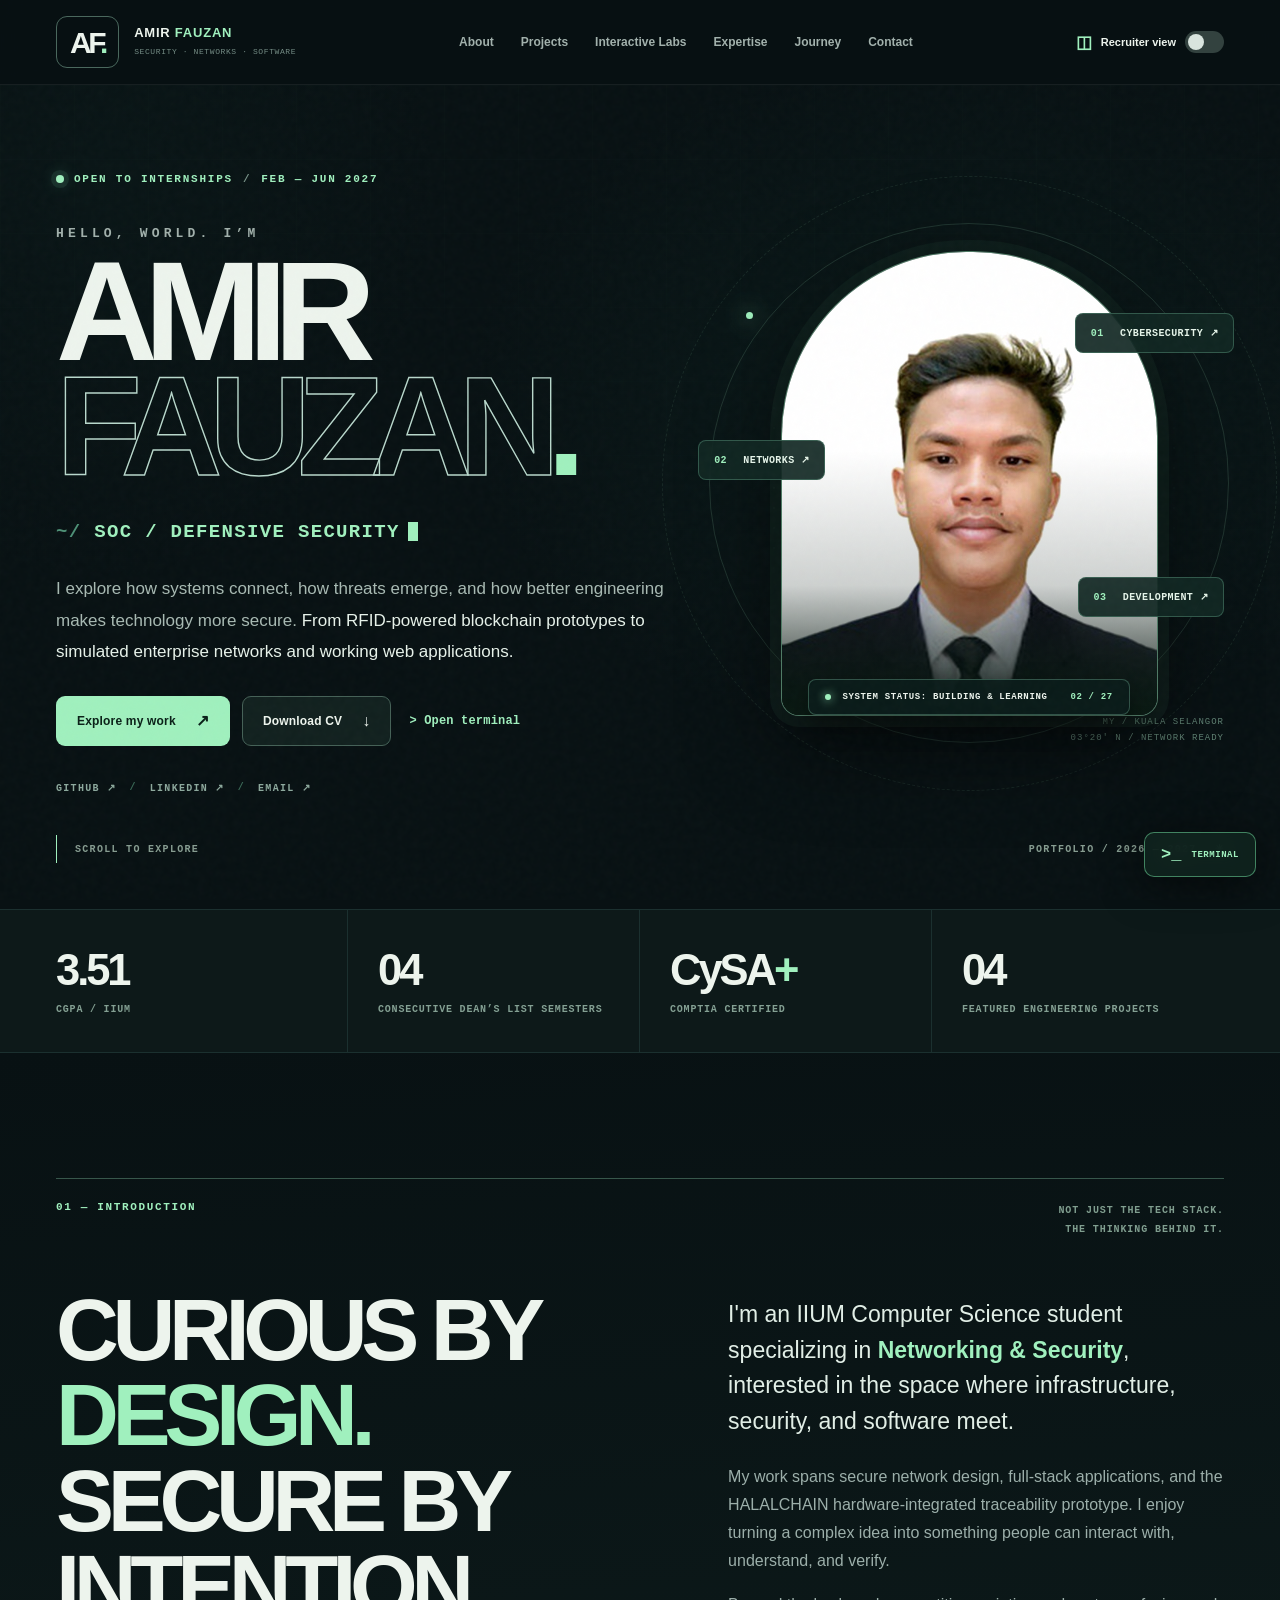
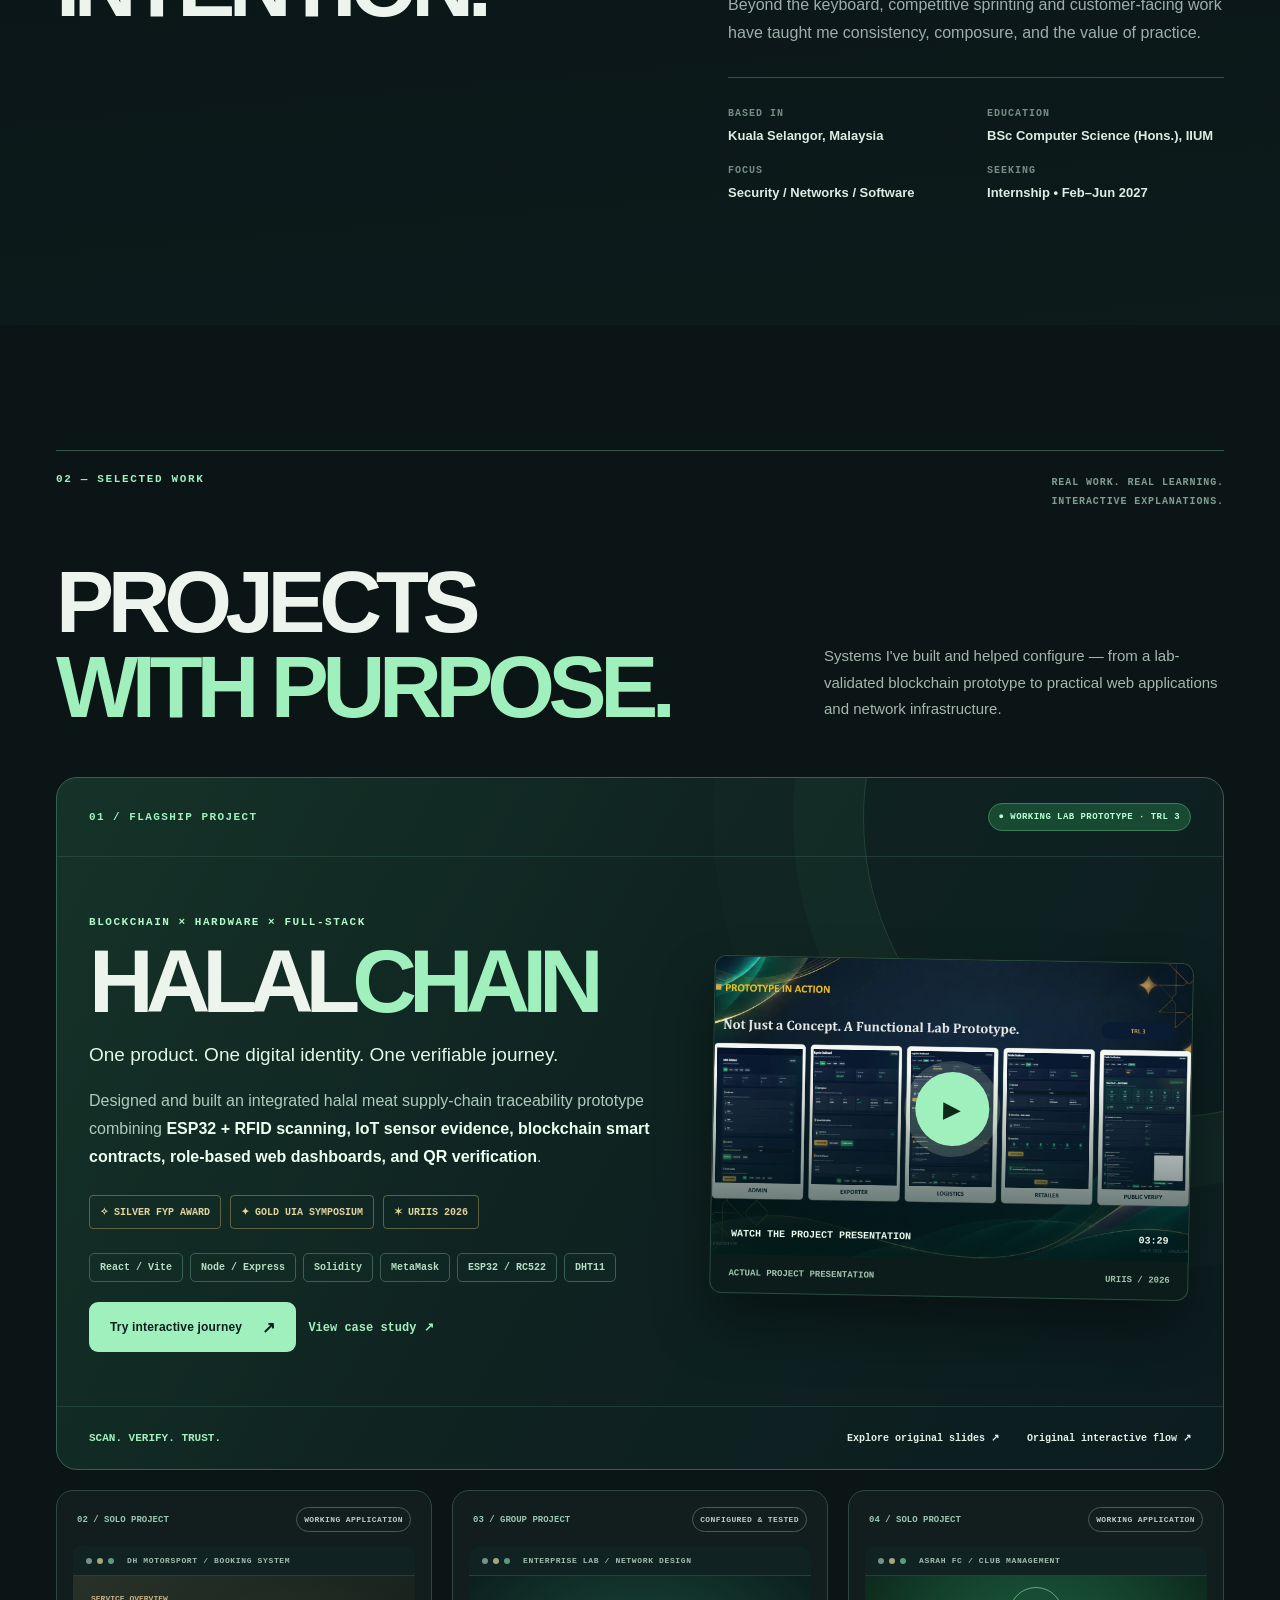
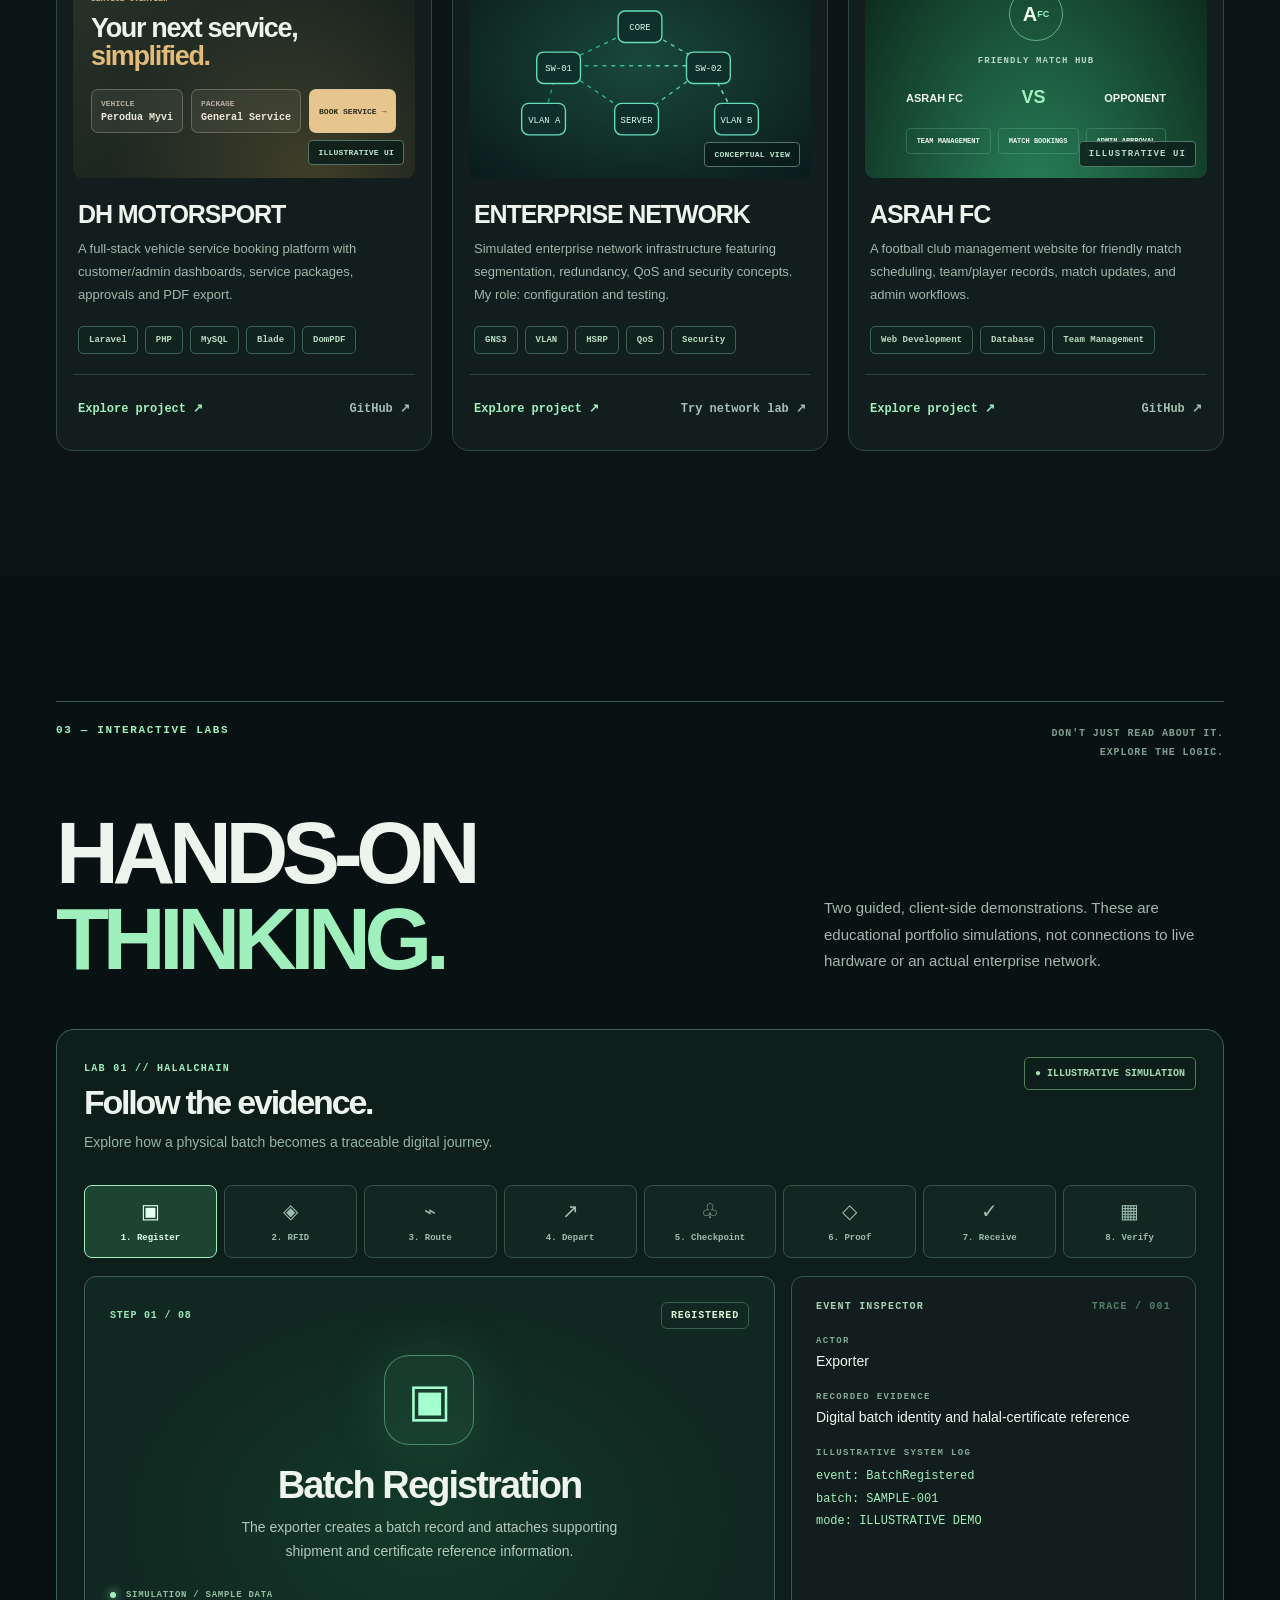
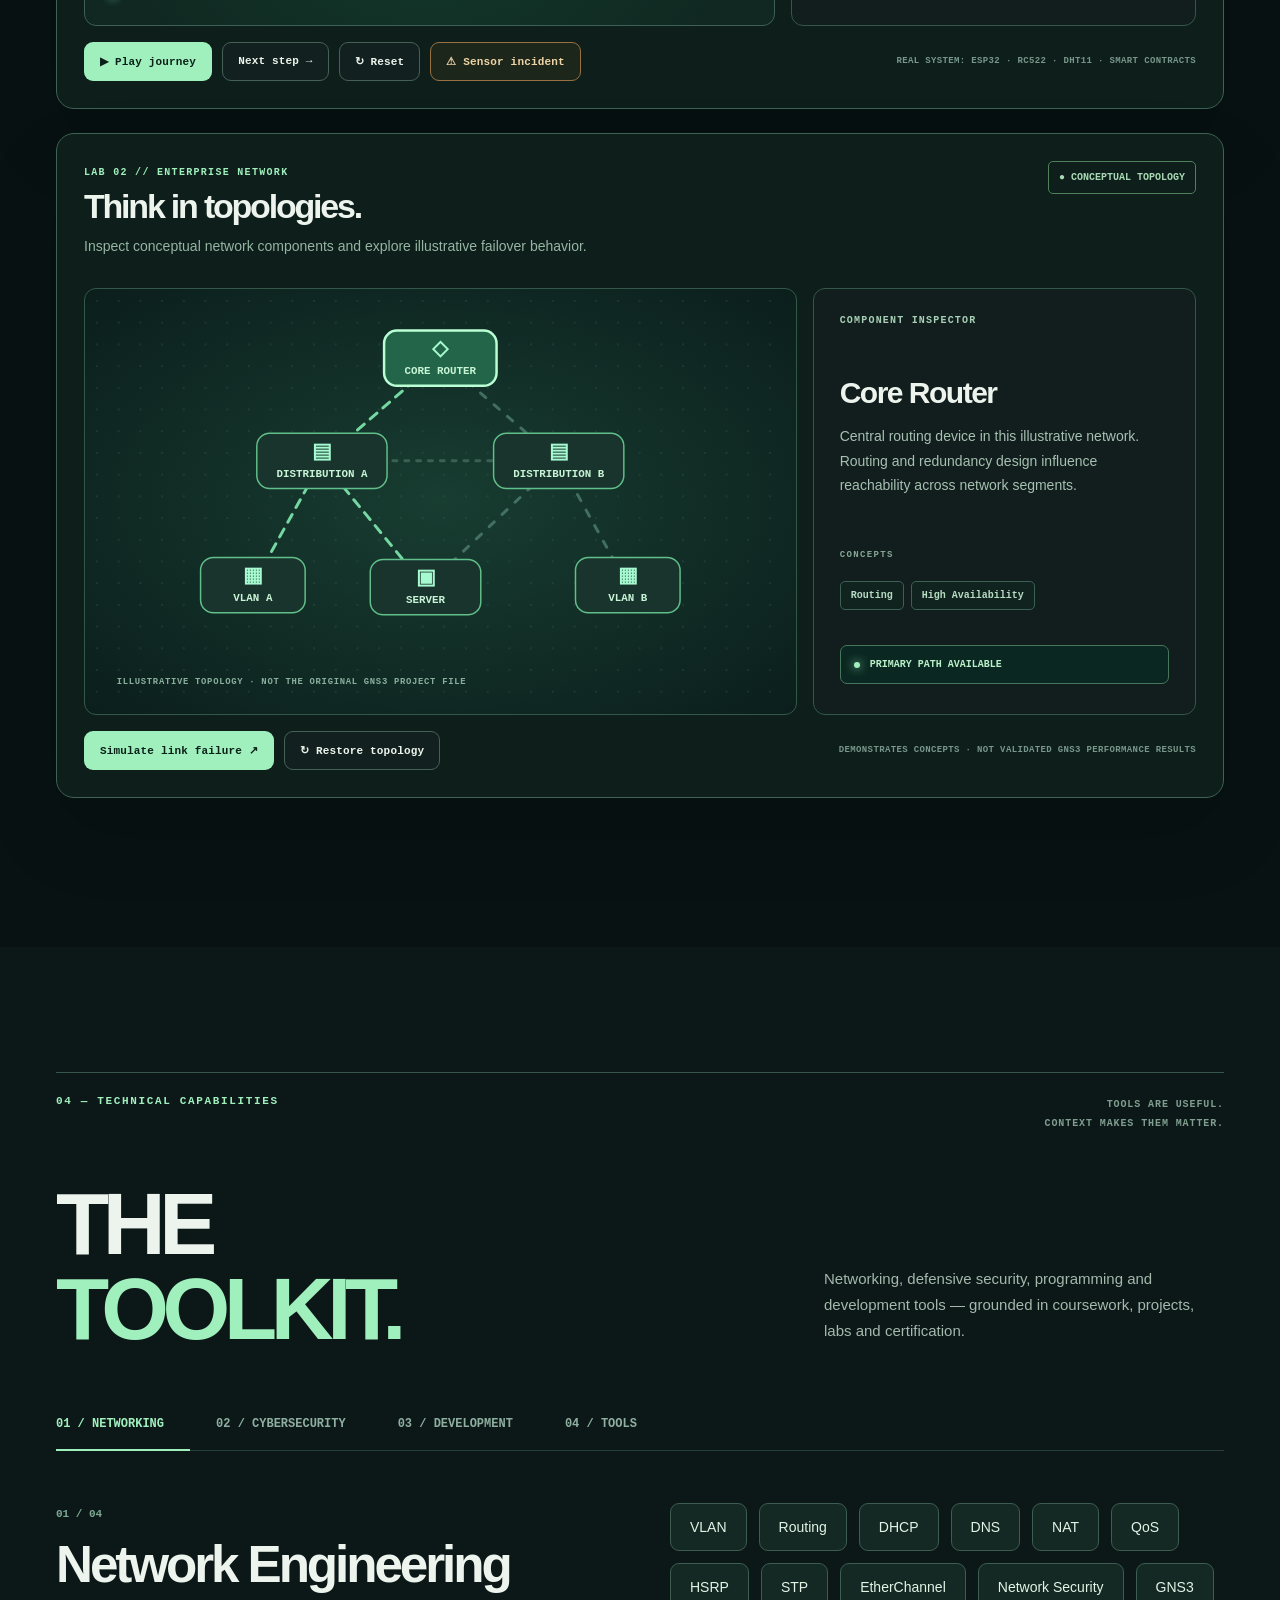
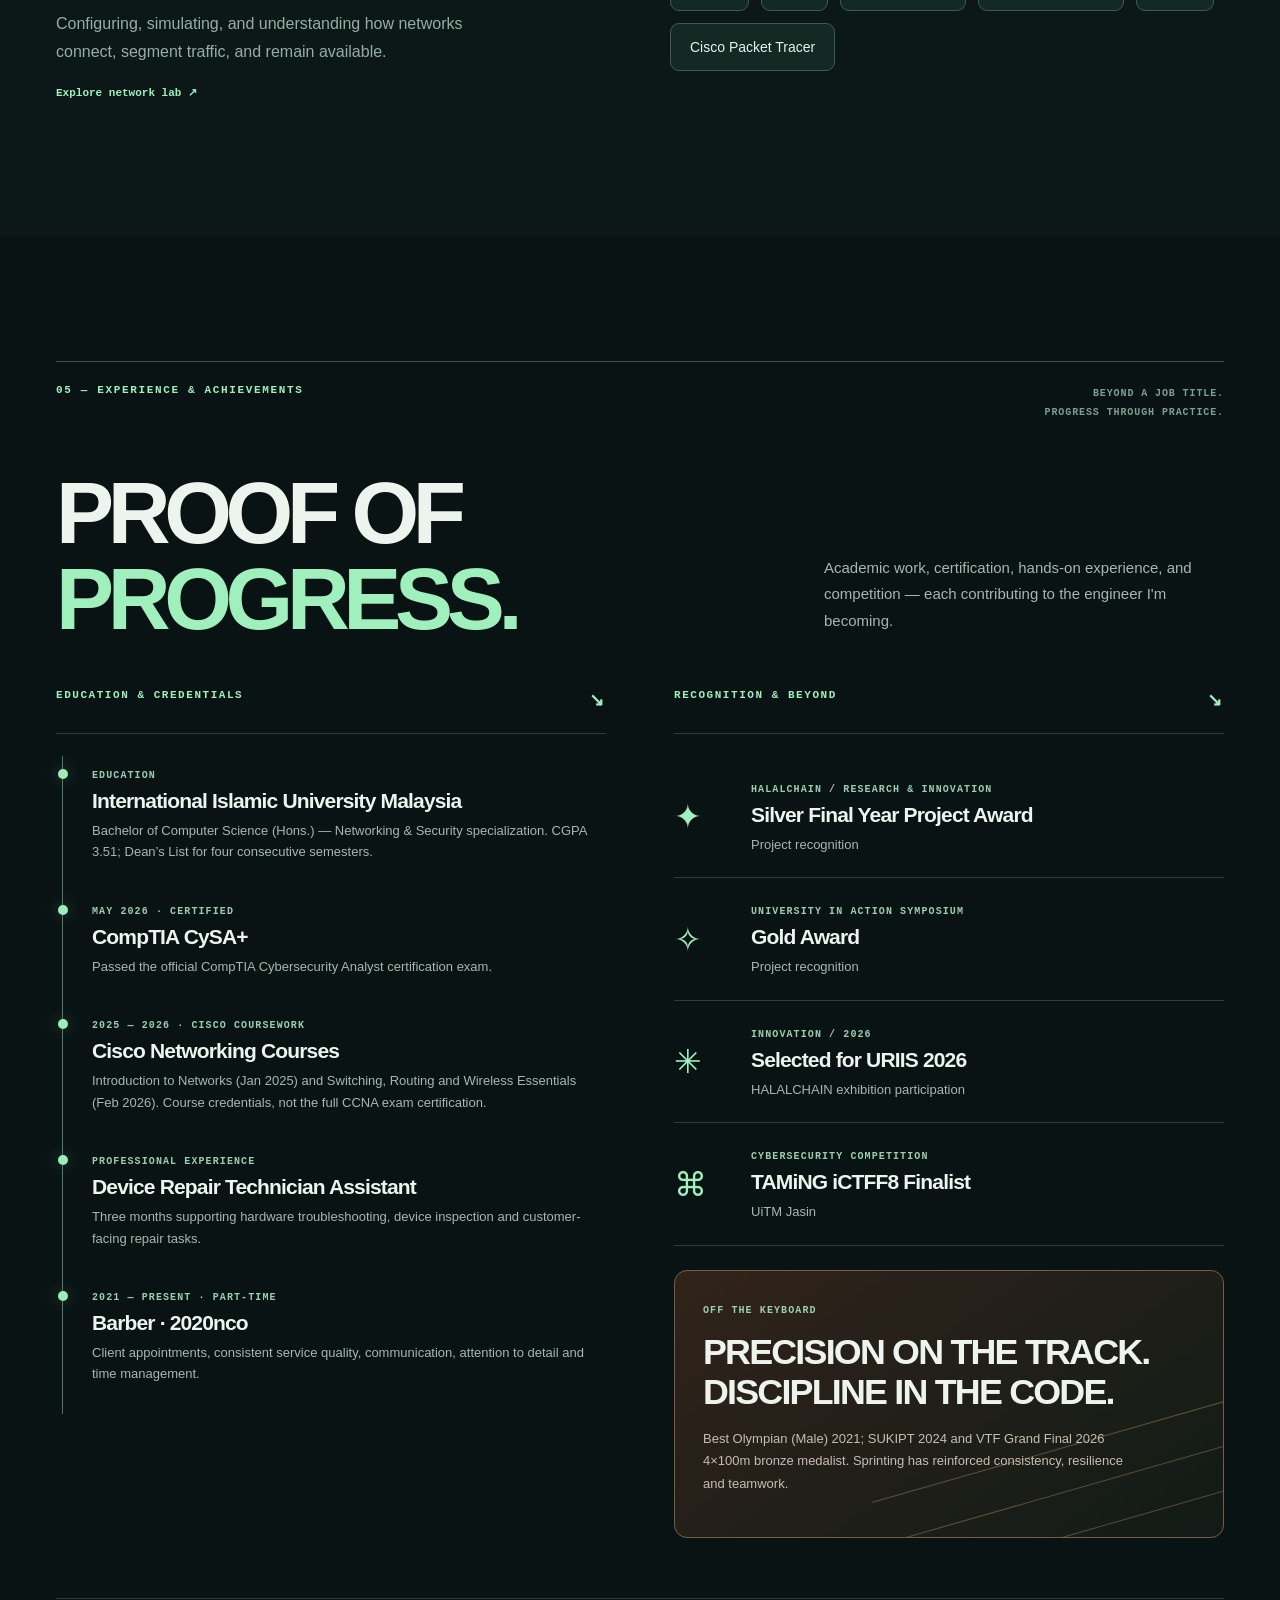
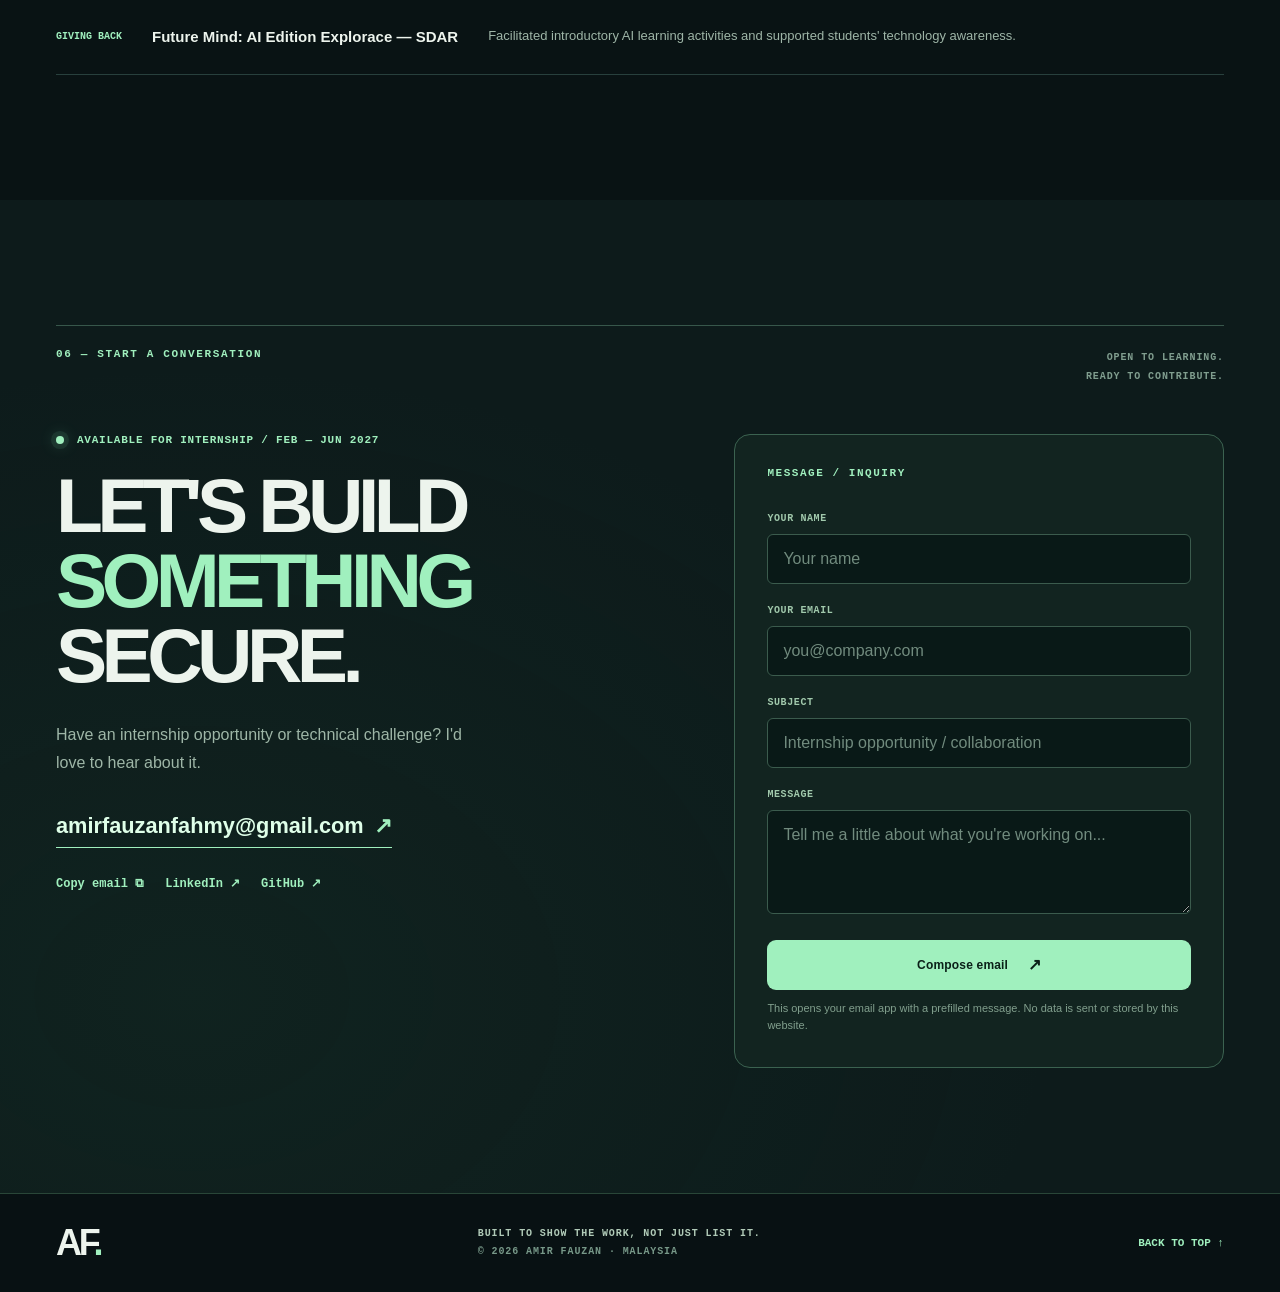
<file: index.html>
<!doctype html>
<html lang="en">
<head>
  <meta charset="utf-8">
  <meta name="viewport" content="width=device-width, initial-scale=1">
  <meta name="theme-color" content="#081113">
  <meta name="description" content="Meet Amir Fauzan — IIUM Networking & Security student, CompTIA CySA+ certified, and builder of HALALCHAIN, web applications, and enterprise network simulations. Available for internships February–June 2027.">
  <meta property="og:title" content="Amir Fauzan — Security, Networks & Systems">
  <meta property="og:description" content="Explore real projects, a working prototype, interactive network simulations, and the person behind the systems.">
  <meta property="og:type" content="website">
  <title>Amir Fauzan — Securing Networks. Building What Comes Next.</title>
  <link rel="icon" type="image/svg+xml" href="assets/img/favicon.svg">
  <link rel="stylesheet" href="assets/style.css">
  <script defer src="assets/app.js"></script>
</head>
<body>
  <a class="skip-link" href="#main">Skip to content</a>
  <div class="noise" aria-hidden="true"></div>
  <div class="page-progress" id="pageProgress" aria-hidden="true"></div>

  <header class="site-header" id="siteHeader">
    <nav class="nav shell" aria-label="Main navigation">
      <a class="brand" href="#home" aria-label="Amir Fauzan — Home"><span class="brand-mark">AF<span class="brand-dot">.</span></span><span class="brand-label">AMIR <strong>FAUZAN</strong><small>SECURITY · NETWORKS · SOFTWARE</small></span></a>
      <div class="nav-links" id="navLinks">
        <a href="#about">About</a><a href="#projects">Projects</a><a href="#labs">Interactive Labs</a><a href="#expertise">Expertise</a><a href="#journey">Journey</a><a href="#contact">Contact</a>
      </div>
      <div class="nav-actions">
        <label class="mode-switch" title="Switch between Immersive and Recruiter views"><input id="recruiterToggle" type="checkbox"><span class="mode-icon" aria-hidden="true">◫</span><span id="modeLabel">Recruiter view</span><span class="switch-track"><span></span></span></label>
        <button class="nav-mobile" id="menuToggle" aria-controls="navLinks" aria-expanded="false" aria-label="Toggle menu"><span></span><span></span><span></span></button>
      </div>
    </nav>
  </header>

  <main id="main">
    <section class="hero section" id="home" aria-labelledby="heroTitle">
      <div class="hero-grid shell">
        <div class="hero-copy">
          <div class="eyebrow"><span class="status-pulse" aria-hidden="true"></span> OPEN TO INTERNSHIPS <span class="eyebrow-divider">/</span> FEB — JUN 2027</div>
          <p class="hero-overline">HELLO, WORLD. I’M</p>
          <h1 id="heroTitle">AMIR<br><span class="outlined-heading">FAUZAN<span class="electric-dot">.</span></span></h1>
          <div class="hero-role"><span class="prompt-char">~/</span> <span id="roleText" aria-live="off">NETWORKING & CYBERSECURITY</span><span class="cursor-block" aria-hidden="true"></span></div>
          <p class="hero-description">I explore how systems connect, how threats emerge, and how better engineering makes technology more secure. <strong>From RFID-powered blockchain prototypes to simulated enterprise networks and working web applications.</strong></p>
          <div class="hero-ctas">
            <a class="btn btn-primary" href="#projects">Explore my work <span aria-hidden="true">↗</span></a>
            <a class="btn btn-secondary" href="assets/media/amir-fauzan-resume.pdf" download>Download CV <span aria-hidden="true">↓</span></a>
            <button class="btn btn-ghost" type="button" id="heroTerminal">&gt; Open terminal</button>
          </div>
          <div class="hero-socials"><a href="https://github.com/amirfauzanfahmy" target="_blank" rel="noopener noreferrer">GITHUB ↗</a><span>/</span><a href="https://www.linkedin.com/in/amir-fauzan-377a61308/" target="_blank" rel="noopener noreferrer">LINKEDIN ↗</a><span>/</span><a href="mailto:amirfauzanfahmy@gmail.com">EMAIL ↗</a></div>
        </div>
        <div class="hero-visual" aria-label="Portrait of Amir Fauzan with connected technical specialties">
          <div class="visual-dots" aria-hidden="true"></div>
          <div class="hero-ring hero-ring-one" aria-hidden="true"></div><div class="hero-ring hero-ring-two" aria-hidden="true"></div>
          <div class="portrait-frame"><img src="assets/img/amir-portrait.jpg" alt="Amir Fauzan, portrait from his resume" width="488" height="650"><div class="portrait-overlay"></div></div>
          <div class="portrait-caption"><span class="mini-terminal-dot"></span> SYSTEM STATUS: BUILDING & LEARNING <span>02 / 27</span></div>
          <a class="orbit-tag orbit-tag-one" href="#expertise"><span>01</span> CYBERSECURITY ↗</a>
          <a class="orbit-tag orbit-tag-two" href="#labs"><span>02</span> NETWORKS ↗</a>
          <a class="orbit-tag orbit-tag-three" href="#projects"><span>03</span> DEVELOPMENT ↗</a>
          <div class="floating-coordinate" aria-hidden="true">MY / KUALA SELANGOR<br>03°20′ N / NETWORK READY</div>
        </div>
      </div>
      <div class="hero-bottom shell"><div><span class="scroll-stroke" aria-hidden="true"></span> SCROLL TO EXPLORE</div><div class="hero-index">PORTFOLIO / 2026 — 2027 <span class="cross">✳</span></div></div>
    </section>

    <section class="metrics-wrap" aria-label="Career highlights"><div class="shell metrics">
      <div class="metric"><span class="metric-value">3.51</span><span class="metric-label">CGPA / IIUM</span></div>
      <div class="metric"><span class="metric-value">04</span><span class="metric-label">CONSECUTIVE DEAN’S LIST SEMESTERS</span></div>
      <div class="metric"><span class="metric-value">CySA<span class="metric-plus">+</span></span><span class="metric-label">COMPTIA CERTIFIED</span></div>
      <div class="metric"><span class="metric-value">04</span><span class="metric-label">FEATURED ENGINEERING PROJECTS</span></div>
    </div></section>

    <section class="recruiter-panel section" id="recruiterPanel" hidden><div class="shell"><div class="section-top"><div class="section-index">RECRUITER VIEW / QUICK SUMMARY</div></div><h2 class="section-title">THE <em>ONE-MINUTE</em> VIEW.</h2><div class="recruiter-grid"><div><span>WHO</span><strong>Amir Fauzan</strong><p>IIUM Computer Science (Hons.) · Networking & Security · CGPA 3.51</p></div><div><span>WHY HIRE</span><strong>Building + Configuration + Testing</strong><p>Solo full-stack apps, hardware-integrated blockchain prototype, completed group GNS3 network configuration/testing.</p></div><div><span>VERIFIED CREDENTIAL</span><strong>CompTIA CySA+</strong><p>Passed official certification examination.</p></div><div><span>AVAILABILITY</span><strong>February–June 2027</strong><p>Internship opportunities in security, networking, infrastructure and software.</p></div></div><div class="action-row"><a class="btn btn-primary" href="assets/media/amir-fauzan-resume.pdf" download>Download resume ↓</a><a class="btn btn-secondary" href="mailto:amirfauzanfahmy@gmail.com">Contact Amir ↗</a></div></div></section>

    <section class="section about" id="about"><div class="shell">
      <div class="section-top"><div class="section-index">01 — INTRODUCTION</div><p class="section-aside">NOT JUST THE TECH STACK.<br>THE THINKING BEHIND IT.</p></div>
      <div class="about-grid"><div><h2 class="section-title">CURIOUS BY<br><em>DESIGN.</em><br>SECURE BY<br>INTENTION.</h2></div>
        <div class="about-copy"><p class="about-lead">I'm an IIUM Computer Science student specializing in <strong>Networking & Security</strong>, interested in the space where infrastructure, security, and software meet.</p><p>My work spans secure network design, full-stack applications, and the HALALCHAIN hardware-integrated traceability prototype. I enjoy turning a complex idea into something people can interact with, understand, and verify.</p><p>Beyond the keyboard, competitive sprinting and customer-facing work have taught me consistency, composure, and the value of practice.</p><div class="about-info"><div><span>BASED IN</span><strong>Kuala Selangor, Malaysia</strong></div><div><span>EDUCATION</span><strong>BSc Computer Science (Hons.), IIUM</strong></div><div><span>FOCUS</span><strong>Security / Networks / Software</strong></div><div><span>SEEKING</span><strong>Internship • Feb–Jun 2027</strong></div></div></div>
      </div>
    </div></section>

    <section class="section featured" id="projects"><div class="shell">
      <div class="section-top"><div class="section-index">02 — SELECTED WORK</div><p class="section-aside">REAL WORK. REAL LEARNING.<br>INTERACTIVE EXPLANATIONS.</p></div>
      <div class="section-heading-row"><h2 class="section-title">PROJECTS<br><em>WITH PURPOSE.</em></h2><p class="section-intro">Systems I've built and helped configure — from a lab-validated blockchain prototype to practical web applications and network infrastructure.</p></div>

      <article class="flagship-card">
        <div class="flagship-glow" aria-hidden="true"></div>
        <div class="flagship-head"><div class="flagship-numeral">01 / FLAGSHIP PROJECT</div><span class="chip green">● WORKING LAB PROTOTYPE · TRL 3</span></div>
        <div class="flagship-main"><div class="flagship-copy"><p class="flagship-kicker">BLOCKCHAIN × HARDWARE × FULL-STACK</p><h3>HALAL<span>CHAIN</span></h3><p class="flagship-sub">One product. One digital identity. One verifiable journey.</p><p>Designed and built an integrated halal meat supply-chain traceability prototype combining <strong>ESP32 + RFID scanning, IoT sensor evidence, blockchain smart contracts, role-based web dashboards, and QR verification</strong>.</p>
          <div class="award-row"><span>✧ SILVER FYP AWARD</span><span>✦ GOLD UIA SYMPOSIUM</span><span>✶ URIIS 2026</span></div>
          <div class="chip-row"><span>React / Vite</span><span>Node / Express</span><span>Solidity</span><span>MetaMask</span><span>ESP32 / RC522</span><span>DHT11</span></div>
          <div class="action-row"><a class="btn btn-primary" href="#labs">Try interactive journey <span>↗</span></a><button class="text-action open-case" data-project="halalchain">View case study ↗</button></div>
        </div>
        <div class="flagship-media"><button class="media-cover" id="openVideo" aria-label="Play HALALCHAIN project presentation"><img src="assets/img/halalchain-dashboards.webp" alt="Authentic URIIS 2026 slide featuring HALALCHAIN stakeholder dashboards" width="1632" height="918"><span class="play-circle" aria-hidden="true">▶</span><span class="media-overlay-label">WATCH THE PROJECT PRESENTATION <span>03:29</span></span></button><div class="media-foot"><span>ACTUAL PROJECT PRESENTATION</span><span>URIIS / 2026</span></div></div></div>
        <div class="flagship-bottom"><span>SCAN. VERIFY. TRUST.</span><div><a href="assets/media/HALALCHAIN-URIIS-2026.pdf" target="_blank" rel="noopener">Explore original slides ↗</a><a href="demos/halalchain-flow-original.html" target="_blank" rel="noopener">Original interactive flow ↗</a></div></div>
      </article>

      <div class="project-list" aria-label="Other projects">
        <article class="project-card" id="project-dh"><div class="project-meta"><span>02 / SOLO PROJECT</span><span class="chip">WORKING APPLICATION</span></div><div class="project-visual car-visual" aria-label="Illustrative booking application interface"><div class="mock-chrome"><i></i><i></i><i></i><span>DH MOTORSPORT / BOOKING SYSTEM</span></div><div class="car-app"><div class="mock-mini-label">SERVICE OVERVIEW</div><div class="mock-large">Your next service,<br><span>simplified.</span></div><div class="car-form"><span>VEHICLE <b>Perodua Myvi</b></span><span>PACKAGE <b>General Service</b></span><span class="car-form-btn">BOOK SERVICE →</span></div><span class="demo-stamp">ILLUSTRATIVE UI</span></div></div><h3>DH MOTORSPORT</h3><p>A full-stack vehicle service booking platform with customer/admin dashboards, service packages, approvals and PDF export.</p><div class="chip-row"><span>Laravel</span><span>PHP</span><span>MySQL</span><span>Blade</span><span>DomPDF</span></div><div class="project-actions"><button class="text-action open-case" data-project="dh">Explore project ↗</button><a href="https://github.com/amirfauzanfahmy/DH-Motosrport" target="_blank" rel="noopener noreferrer">GitHub ↗</a></div></article>
        <article class="project-card" id="project-gns3"><div class="project-meta"><span>03 / GROUP PROJECT</span><span class="chip">CONFIGURED & TESTED</span></div><div class="project-visual network-visual" aria-label="Illustrative network nodes"><div class="mock-chrome"><i></i><i></i><i></i><span>ENTERPRISE LAB / NETWORK DESIGN</span></div><svg viewBox="0 0 500 230" role="img" aria-label="Illustrative connected enterprise network"><defs><linearGradient id="netline" x1="0" x2="1"><stop stop-color="#0c9f7f"/><stop offset="1" stop-color="#77e7cd"/></linearGradient></defs><g stroke="url(#netline)" stroke-width="2" fill="none" stroke-dasharray="6 7"><path d="M250 43 130 100 110 175M250 43 350 100 390 175M130 100 350 100M130 100 245 177M350 100 245 177"/></g><g fill="#102e2a" stroke="#64deb7" stroke-width="2"><rect x="218" y="20" rx="10" width="64" height="46"/><rect x="99" y="80" rx="10" width="64" height="46"/><rect x="318" y="80" rx="10" width="64" height="46"/><rect x="77" y="155" rx="10" width="64" height="46"/><rect x="213" y="155" rx="10" width="64" height="46"/><rect x="359" y="155" rx="10" width="64" height="46"/></g><g text-anchor="middle" fill="#d8fff1" font-size="13" font-family="monospace"><text x="250" y="48">CORE</text><text x="131" y="108">SW-01</text><text x="350" y="108">SW-02</text><text x="110" y="183">VLAN A</text><text x="245" y="183">SERVER</text><text x="391" y="183">VLAN B</text></g></svg><span class="demo-stamp">CONCEPTUAL VIEW</span></div><h3>ENTERPRISE NETWORK</h3><p>Simulated enterprise network infrastructure featuring segmentation, redundancy, QoS and security concepts. My role: configuration and testing.</p><div class="chip-row"><span>GNS3</span><span>VLAN</span><span>HSRP</span><span>QoS</span><span>Security</span></div><div class="project-actions"><button class="text-action open-case" data-project="network">Explore project ↗</button><a href="#networkLab">Try network lab ↗</a></div></article>
        <article class="project-card" id="project-asrah"><div class="project-meta"><span>04 / SOLO PROJECT</span><span class="chip">WORKING APPLICATION</span></div><div class="project-visual football-visual" aria-label="Illustrative football management application"><div class="mock-chrome"><i></i><i></i><i></i><span>ASRAH FC / CLUB MANAGEMENT</span></div><div class="football-app"><div class="football-logo">A<span>FC</span></div><span>FRIENDLY MATCH HUB</span><div class="football-score"><b>ASRAH FC</b><strong>VS</strong><b>OPPONENT</b></div><div class="football-grid"><span>TEAM MANAGEMENT</span><span>MATCH BOOKINGS</span><span>ADMIN APPROVAL</span></div><span class="demo-stamp">ILLUSTRATIVE UI</span></div></div><h3>ASRAH FC</h3><p>A football club management website for friendly match scheduling, team/player records, match updates, and admin workflows.</p><div class="chip-row"><span>Web Development</span><span>Database</span><span>Team Management</span></div><div class="project-actions"><button class="text-action open-case" data-project="asrah">Explore project ↗</button><a href="https://github.com/amirfauzanfahmy/AsrahFC" target="_blank" rel="noopener noreferrer">GitHub ↗</a></div></article>
      </div>
    </div></section>

    <section class="section labs" id="labs"><div class="shell">
      <div class="section-top"><div class="section-index">03 — INTERACTIVE LABS</div><p class="section-aside">DON'T JUST READ ABOUT IT.<br>EXPLORE THE LOGIC.</p></div>
      <div class="section-heading-row"><h2 class="section-title">HANDS-ON<br><em>THINKING.</em></h2><p class="section-intro">Two guided, client-side demonstrations. These are educational portfolio simulations, not connections to live hardware or an actual enterprise network.</p></div>
      <div class="lab-frame" id="halalchainLab"><div class="lab-head"><div><span class="lab-kicker">LAB 01 // HALALCHAIN</span><h3>Follow the evidence.</h3><p>Explore how a physical batch becomes a traceable digital journey.</p></div><span class="lab-mode">● ILLUSTRATIVE SIMULATION</span></div>
        <div class="step-track" id="traceSteps" role="group" aria-label="HALALCHAIN simulation steps"></div>
        <div class="trace-columns"><div class="trace-stage"><div class="trace-stage-top"><span id="traceCounter">STEP 01 / 08</span><span id="traceStatus">REGISTERED</span></div><div class="trace-scene" id="traceScene"><div class="trace-scene-symbol">▣</div><h4 id="traceTitle">Batch Registration</h4><p id="traceDesc">Exporter creates a batch record.</p></div><div class="trace-stage-footer"><span class="tiny-light"></span> SIMULATION / SAMPLE DATA</div></div>
          <div class="trace-panel"><div class="trace-panel-head">EVENT INSPECTOR <span>TRACE / 001</span></div><dl><dt>ACTOR</dt><dd id="traceActor">Exporter</dd><dt>RECORDED EVIDENCE</dt><dd id="traceEvidence">Batch identity and supporting records</dd><dt>ILLUSTRATIVE SYSTEM LOG</dt><dd><pre id="traceLog"></pre></dd></dl><div class="trace-alert" id="traceAlert" hidden><strong>⚠ CONDITION WARNING</strong><p>This is a simulated sensor incident, not an official food-safety or halal determination.</p></div></div></div>
        <div class="lab-controls"><button class="btn btn-primary btn-small" id="tracePlay">▶ Play journey</button><button class="btn btn-secondary btn-small" id="traceNext">Next step →</button><button class="btn btn-secondary btn-small" id="traceReset">↻ Reset</button><button class="btn btn-warning btn-small" id="traceIncident">⚠ Sensor incident</button><span class="lab-notation">REAL SYSTEM: ESP32 · RC522 · DHT11 · SMART CONTRACTS</span></div>
      </div>

      <div class="lab-frame network-lab" id="networkLab"><div class="lab-head"><div><span class="lab-kicker">LAB 02 // ENTERPRISE NETWORK</span><h3>Think in topologies.</h3><p>Inspect conceptual network components and explore illustrative failover behavior.</p></div><span class="lab-mode">● CONCEPTUAL TOPOLOGY</span></div>
        <div class="network-lab-grid"><div class="topology-canvas"><svg id="topology" viewBox="0 0 700 410" role="group" aria-label="Interactive conceptual enterprise network topology. Click nodes for explanations."><defs><pattern id="griddots" width="22" height="22" patternUnits="userSpaceOnUse"><circle cx="2" cy="2" r="1" fill="#397062" opacity=".32"/></pattern></defs><rect width="700" height="410" fill="url(#griddots)"/><g id="topologyLines" fill="none" stroke-width="3" stroke-linecap="round"><path class="primary-path" d="M350 60 L230 164 L160 290"/><path class="primary-path" d="M230 164 L335 292"/><path class="backup-path" d="M350 60 L470 164 L540 290"/><path class="backup-path" d="M470 164 L335 292"/><path class="muted-path" d="M230 164 L470 164"/></g><g class="topo-node" data-node="core" tabindex="0" role="button" aria-label="Inspect core router" transform="translate(350 60)"><rect x="-57" y="-28" width="114" height="56" rx="13"/><text text-anchor="middle" y="-3" class="topo-icon">◇</text><text text-anchor="middle" y="16">CORE ROUTER</text></g><g class="topo-node" data-node="switchA" tabindex="0" role="button" aria-label="Inspect distribution switch A" transform="translate(230 164)"><rect x="-66" y="-28" width="132" height="56" rx="13"/><text text-anchor="middle" y="-3" class="topo-icon">▤</text><text text-anchor="middle" y="16">DISTRIBUTION A</text></g><g class="topo-node" data-node="switchB" tabindex="0" role="button" aria-label="Inspect distribution switch B" transform="translate(470 164)"><rect x="-66" y="-28" width="132" height="56" rx="13"/><text text-anchor="middle" y="-3" class="topo-icon">▤</text><text text-anchor="middle" y="16">DISTRIBUTION B</text></g><g class="topo-node" data-node="vlanA" tabindex="0" role="button" aria-label="Inspect VLAN A" transform="translate(160 290)"><rect x="-53" y="-28" width="106" height="56" rx="13"/><text text-anchor="middle" y="-3" class="topo-icon">▦</text><text text-anchor="middle" y="16">VLAN A</text></g><g class="topo-node" data-node="server" tabindex="0" role="button" aria-label="Inspect server segment" transform="translate(335 292)"><rect x="-56" y="-28" width="112" height="56" rx="13"/><text text-anchor="middle" y="-3" class="topo-icon">▣</text><text text-anchor="middle" y="16">SERVER</text></g><g class="topo-node" data-node="vlanB" tabindex="0" role="button" aria-label="Inspect VLAN B" transform="translate(540 290)"><rect x="-53" y="-28" width="106" height="56" rx="13"/><text text-anchor="middle" y="-3" class="topo-icon">▦</text><text text-anchor="middle" y="16">VLAN B</text></g><text x="22" y="390" class="topo-watermark">ILLUSTRATIVE TOPOLOGY · NOT THE ORIGINAL GNS3 PROJECT FILE</text></svg></div><div class="topology-info"><span class="trace-panel-head">COMPONENT INSPECTOR</span><h4 id="topoName">Core Router</h4><p id="topoDescription">A central routing point for the illustrative topology. Click any node to learn what it represents.</p><span class="info-mini-label">CONCEPTS</span><div class="chip-row" id="topoTags"><span>Routing</span><span>Availability</span></div><div class="topo-status" id="topoStatus"><span class="tiny-light"></span> PRIMARY PATH AVAILABLE</div></div></div>
        <div class="lab-controls"><button class="btn btn-primary btn-small" id="topoFailover">Simulate link failure ↗</button><button class="btn btn-secondary btn-small" id="topoReset">↻ Restore topology</button><span class="lab-notation">DEMONSTRATES CONCEPTS · NOT VALIDATED GNS3 PERFORMANCE RESULTS</span></div>
      </div>
    </div></section>

    <section class="section expertise" id="expertise"><div class="shell"><div class="section-top"><div class="section-index">04 — TECHNICAL CAPABILITIES</div><p class="section-aside">TOOLS ARE USEFUL.<br>CONTEXT MAKES THEM MATTER.</p></div><div class="section-heading-row"><h2 class="section-title">THE<br><em>TOOLKIT.</em></h2><p class="section-intro">Networking, defensive security, programming and development tools — grounded in coursework, projects, labs and certification.</p></div><div class="skill-tabs" role="tablist" aria-label="Skill categories"><button role="tab" aria-selected="true" data-tab="networking">01 / NETWORKING</button><button role="tab" aria-selected="false" data-tab="security">02 / CYBERSECURITY</button><button role="tab" aria-selected="false" data-tab="development">03 / DEVELOPMENT</button><button role="tab" aria-selected="false" data-tab="tooling">04 / TOOLS</button></div><div class="skill-content"><div class="skill-current"><span id="skillIndex">01 / 04</span><h3 id="skillTitle">Network Engineering</h3><p id="skillDescription">Building a mental model of how networks communicate, segment traffic, and remain available.</p><a id="skillRelated" href="#networkLab">Explore network lab ↗</a></div><div class="skill-chip-grid" id="skillChips"></div></div></div></section>

    <section class="section journey" id="journey"><div class="shell"><div class="section-top"><div class="section-index">05 — EXPERIENCE & ACHIEVEMENTS</div><p class="section-aside">BEYOND A JOB TITLE.<br>PROGRESS THROUGH PRACTICE.</p></div><div class="section-heading-row"><h2 class="section-title">PROOF OF<br><em>PROGRESS.</em></h2><p class="section-intro">Academic work, certification, hands-on experience, and competition — each contributing to the engineer I'm becoming.</p></div>
      <div class="journey-grid"><div class="journey-column"><h3 class="column-heading">EDUCATION & CREDENTIALS <span>↘</span></h3><div class="timeline-item"><span>EDUCATION</span><h4>International Islamic University Malaysia</h4><p>Bachelor of Computer Science (Hons.) — Networking & Security specialization. CGPA 3.51; Dean’s List for four consecutive semesters.</p></div><div class="timeline-item"><span>MAY 2026 · CERTIFIED</span><h4>CompTIA CySA+</h4><p>Passed the official CompTIA Cybersecurity Analyst certification exam.</p></div><div class="timeline-item"><span>2025 — 2026 · CISCO COURSEWORK</span><h4>Cisco Networking Courses</h4><p>Introduction to Networks (Jan 2025) and Switching, Routing and Wireless Essentials (Feb 2026). Course credentials, not the full CCNA exam certification.</p></div><div class="timeline-item"><span>PROFESSIONAL EXPERIENCE</span><h4>Device Repair Technician Assistant</h4><p>Three months supporting hardware troubleshooting, device inspection and customer-facing repair tasks.</p></div><div class="timeline-item"><span>2021 — PRESENT · PART-TIME</span><h4>Barber · 2020nco</h4><p>Client appointments, consistent service quality, communication, attention to detail and time management.</p></div></div>
      <div class="journey-column"><h3 class="column-heading">RECOGNITION & BEYOND <span>↘</span></h3><div class="honor-card"><span class="honor-symbol">✦</span><div><span>HALALCHAIN / RESEARCH & INNOVATION</span><h4>Silver Final Year Project Award</h4><p>Project recognition</p></div></div><div class="honor-card"><span class="honor-symbol">✧</span><div><span>UNIVERSITY IN ACTION SYMPOSIUM</span><h4>Gold Award</h4><p>Project recognition</p></div></div><div class="honor-card"><span class="honor-symbol">✳</span><div><span>INNOVATION / 2026</span><h4>Selected for URIIS 2026</h4><p>HALALCHAIN exhibition participation</p></div></div><div class="honor-card"><span class="honor-symbol">⌘</span><div><span>CYBERSECURITY COMPETITION</span><h4>TAMiNG iCTFF8 Finalist</h4><p>UiTM Jasin</p></div></div><div class="athlete-card"><span>OFF THE KEYBOARD</span><h4>PRECISION ON THE TRACK.<br>DISCIPLINE IN THE CODE.</h4><p>Best Olympian (Male) 2021; SUKIPT 2024 and VTF Grand Final 2026 4×100m bronze medalist. Sprinting has reinforced consistency, resilience and teamwork.</p><div class="track-lanes" aria-hidden="true"><i></i><i></i><i></i><i></i></div></div></div></div>
      <div class="community-strip"><span>GIVING BACK</span><strong>Future Mind: AI Edition Explorace — SDAR</strong><p>Facilitated introductory AI learning activities and supported students' technology awareness.</p></div>
    </div></section>



    <section class="section contact" id="contact"><div class="shell"><div class="section-top"><div class="section-index">06 — START A CONVERSATION</div><p class="section-aside">OPEN TO LEARNING.<br>READY TO CONTRIBUTE.</p></div><div class="contact-grid"><div><div class="contact-status"><span class="status-pulse" aria-hidden="true"></span> AVAILABLE FOR INTERNSHIP / FEB — JUN 2027</div><h2 class="section-title">LET'S BUILD<br><em>SOMETHING</em><br>SECURE.</h2><p>Have an internship opportunity or technical challenge? I'd love to hear about it.</p><a class="email-display" href="mailto:amirfauzanfahmy@gmail.com">amirfauzanfahmy@gmail.com <span>↗</span></a><div class="contact-links"><button type="button" id="copyEmail">Copy email ⧉</button><a href="https://www.linkedin.com/in/amir-fauzan-377a61308/" target="_blank" rel="noopener noreferrer">LinkedIn ↗</a><a href="https://github.com/amirfauzanfahmy" target="_blank" rel="noopener noreferrer">GitHub ↗</a></div></div><form class="contact-form" id="contactForm"><span>MESSAGE / INQUIRY</span><label for="contactName">YOUR NAME</label><input id="contactName" name="name" type="text" autocomplete="name" required placeholder="Your name"><label for="contactEmail">YOUR EMAIL</label><input id="contactEmail" name="email" type="email" autocomplete="email" required placeholder="you@company.com"><label for="contactSubject">SUBJECT</label><input id="contactSubject" name="subject" type="text" required placeholder="Internship opportunity / collaboration"><label for="contactMessage">MESSAGE</label><textarea id="contactMessage" name="message" rows="4" required placeholder="Tell me a little about what you're working on..."></textarea><button type="submit" class="btn btn-primary">Compose email <span>↗</span></button><small>This opens your email app with a prefilled message. No data is sent or stored by this website.</small></form></div></div></section>
  </main>

  <footer class="footer"><div class="shell footer-inner"><a href="#home" class="footer-brand">AF<span>.</span></a><p>BUILT TO SHOW THE WORK, NOT JUST LIST IT.<br><span>© <span id="year">2026</span> AMIR FAUZAN · MALAYSIA</span></p><a href="#home">BACK TO TOP ↑</a></div></footer>

  <button type="button" class="terminal-fab" id="terminalFab" aria-label="Open interactive portfolio terminal" title="Open interactive portfolio terminal"><span>&gt;_</span><small>TERMINAL</small></button>

  <div class="overlay" id="terminalOverlay" hidden><section class="terminal-window" role="dialog" aria-modal="true" aria-label="Interactive portfolio terminal" aria-describedby="terminalHint"><div class="terminal-top"><span><i></i><i></i><i></i></span><strong>amir@portfolio:~</strong><button class="icon-btn" id="closeTerminal" type="button" aria-label="Close terminal">✕</button></div><div class="terminal-body" id="terminalOutput" aria-live="polite"></div><form class="terminal-input-wrap" id="terminalForm"><label for="terminalInput"><span class="terminal-prompt">amir@portfolio:~$</span></label><input id="terminalInput" autocomplete="off" spellcheck="false" placeholder="Type help and press Enter" aria-describedby="terminalHint"></form><p id="terminalHint" class="terminal-hint">Try: help, whoami, projects, skills, network, security, resume, contact, sprinter, clear, exit • ↑/↓ command history</p></section></div>

  <div class="overlay" id="caseOverlay" hidden><section class="case-dialog" role="dialog" aria-modal="true" aria-labelledby="caseTitle"><div class="case-top"><span>PROJECT / CASE STUDY</span><button class="icon-btn" id="closeCase" aria-label="Close project case study">✕</button></div><div id="caseContent"></div></section></div>
  <div class="overlay" id="videoOverlay" hidden><section class="video-dialog" role="dialog" aria-modal="true" aria-label="HALALCHAIN presentation video"><div class="case-top"><span>REAL PROJECT PRESENTATION / 03:29</span><button class="icon-btn" id="closeVideo" aria-label="Close video">✕</button></div><video id="halalchainVideo" controls preload="none" poster="assets/img/halalchain-cover.webp"><source src="assets/media/halalchain-presentation.mp4" type="video/mp4">Your browser cannot play this video. <a href="assets/media/halalchain-presentation.mp4">Open video file</a>.</video><p>HALALCHAIN's actual narrated URIIS presentation (not live camera footage of an RFID scan).</p></section></div>
  <div class="toast" id="toast" role="status" aria-live="polite"></div>
</body>
</html>
</file>
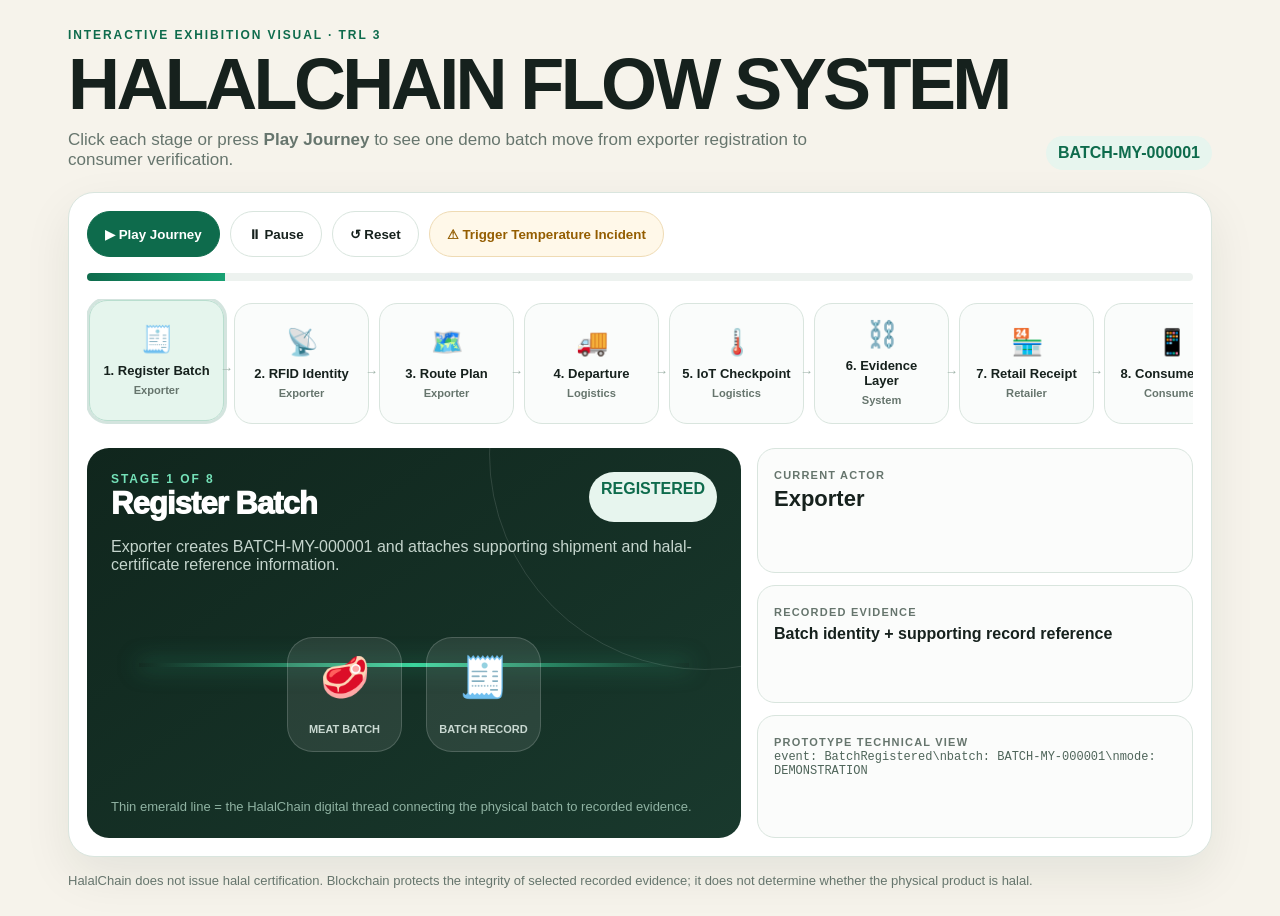
<file: demos/halalchain-flow-original.html>
<!DOCTYPE html>
<html lang="en">
<head>
<meta charset="UTF-8">
<meta name="viewport" content="width=device-width,initial-scale=1">
<title>HalalChain — Interactive Flow</title>
<style>
:root{--g:#0e6b4c;--g2:#18a173;--ink:#16211d;--muted:#66756d;--cream:#f6f3eb;--white:#fff;--line:#d9e5de;--amber:#d89122;--red:#b84242}
*{box-sizing:border-box}body{margin:0;font-family:Inter,Segoe UI,Arial,sans-serif;background:var(--cream);color:var(--ink)}
main{max-width:1200px;margin:auto;padding:28px}
.hero{display:flex;justify-content:space-between;gap:20px;align-items:flex-end;flex-wrap:wrap;margin-bottom:22px}
.eyebrow{font-size:12px;font-weight:900;letter-spacing:.16em;text-transform:uppercase;color:var(--g)}
h1{font-size:clamp(34px,6vw,72px);letter-spacing:-.05em;line-height:.95;margin:8px 0 12px}
.sub{max-width:760px;color:var(--muted);font-size:17px}
.badge{padding:8px 12px;border-radius:999px;background:#e7f5ee;color:var(--g);font-weight:800}
.panel{background:#fff;border:1px solid var(--line);border-radius:26px;padding:18px;box-shadow:0 18px 48px rgba(15,42,31,.08)}
.controls{display:flex;gap:10px;flex-wrap:wrap;margin-bottom:16px}
button{min-height:46px;border-radius:999px;border:1px solid var(--line);background:#fff;padding:0 17px;font-weight:850;color:var(--ink);cursor:pointer}
button.primary{background:var(--g);color:#fff;border-color:var(--g)}button.warn{color:#945d00;background:#fff8e9;border-color:#efdbb4}
button:disabled{opacity:.45;cursor:not-allowed}
.progress{height:8px;background:#edf2ef;border-radius:999px;overflow:hidden;margin-bottom:18px}.progress>div{height:100%;width:0;background:linear-gradient(90deg,var(--g),var(--g2));transition:width .35s}
.flow{display:grid;grid-template-columns:repeat(8,1fr);gap:10px;overflow-x:auto;padding:4px 2px 14px}
.node{min-width:135px;position:relative;padding:15px 12px;border:1px solid var(--line);border-radius:18px;background:#fafcfb;transition:.25s}
.node:not(:last-child):after{content:"→";position:absolute;right:-10px;top:50%;font-weight:900;color:#9eb2a8;z-index:3}
.node .ico{font-size:26px}.node b{display:block;margin-top:8px;font-size:13px}.node small{color:var(--muted);display:block;margin-top:5px;line-height:1.35}
.node.done{background:#ecf8f2;border-color:#b9decf}.node.active{outline:3px solid rgba(14,107,76,.18);background:#e5f5ed;transform:translateY(-3px)}
.stage{display:grid;grid-template-columns:1.2fr .8fr;gap:16px;margin-top:10px}
.visual{min-height:390px;border-radius:22px;background:linear-gradient(145deg,#10261d,#19392d);color:#fff;padding:24px;position:relative;overflow:hidden}
.visual:before{content:"";position:absolute;width:430px;height:430px;border-radius:50%;right:-180px;top:-210px;border:1px solid rgba(255,255,255,.12)}
.thread{position:absolute;left:8%;right:8%;top:55%;height:4px;background:linear-gradient(90deg,transparent,#3bd49c,transparent);box-shadow:0 0 22px rgba(59,212,156,.55)}
.scene{position:relative;z-index:2;height:100%;display:flex;flex-direction:column;justify-content:space-between}
.scene-top{display:flex;justify-content:space-between;gap:10px}.scene-title{font-size:31px;font-weight:950;letter-spacing:-.03em}.scene-desc{max-width:600px;color:#c5d5cd}
.objects{display:flex;justify-content:center;align-items:center;gap:24px;min-height:185px;flex-wrap:wrap}
.obj{width:115px;height:115px;border-radius:26px;background:rgba(255,255,255,.09);border:1px solid rgba(255,255,255,.17);display:grid;place-items:center;text-align:center;font-size:40px;padding:8px}
.obj span{display:block;font-size:11px;margin-top:6px;color:#c9d8d1;font-weight:800}
.details{display:grid;gap:12px}.card{padding:16px;border:1px solid var(--line);border-radius:18px;background:#fbfcfb}.card label{font-size:11px;text-transform:uppercase;letter-spacing:.11em;color:var(--muted);font-weight:900}.big{font-size:22px;font-weight:900;margin-top:3px}
.alert{display:none;padding:14px;border-radius:16px;background:#fff3e6;border:1px solid #edd0a0;color:#825008}.alert.show{display:block}
.tech{font-family:ui-monospace,Consolas,monospace;font-size:12px;color:#4f655a;white-space:pre-line}
.footer-note{margin-top:16px;color:var(--muted);font-size:13px}
@media(max-width:800px){.stage{grid-template-columns:1fr}.flow{grid-template-columns:repeat(8,150px)}main{padding:18px}.visual{min-height:420px}}
</style>
</head>
<body>
<main>
  <div class="hero">
    <div>
      <div class="eyebrow">Interactive exhibition visual · TRL 3</div>
      <h1>HALALCHAIN FLOW SYSTEM</h1>
      <div class="sub">Click each stage or press <b>Play Journey</b> to see one demo batch move from exporter registration to consumer verification.</div>
    </div>
    <div class="badge">BATCH-MY-000001</div>
  </div>

  <div class="panel">
    <div class="controls">
      <button class="primary" id="play">▶ Play Journey</button>
      <button id="pause">⏸ Pause</button>
      <button id="reset">↺ Reset</button>
      <button class="warn" id="incident">⚠ Trigger Temperature Incident</button>
    </div>
    <div class="progress"><div id="bar"></div></div>

    <div class="flow" id="flow"></div>

    <div class="stage">
      <section class="visual">
        <div class="thread"></div>
        <div class="scene">
          <div>
            <div class="scene-top">
              <div>
                <div class="eyebrow" style="color:#74e1b8" id="sceneKicker">Stage 1 of 8</div>
                <div class="scene-title" id="sceneTitle">Batch Registration</div>
              </div>
              <div class="badge" id="statusBadge">REGISTERED</div>
            </div>
            <p class="scene-desc" id="sceneDesc"></p>
          </div>
          <div class="objects" id="objects"></div>
          <div style="font-size:13px;color:#8fb2a2">Thin emerald line = the HalalChain digital thread connecting the physical batch to recorded evidence.</div>
        </div>
      </section>

      <aside class="details">
        <div class="card">
          <label>Current Actor</label>
          <div class="big" id="actor"></div>
        </div>
        <div class="card">
          <label>Recorded Evidence</label>
          <div id="evidence" style="font-weight:800;margin-top:5px"></div>
        </div>
        <div class="card">
          <label>Prototype Technical View</label>
          <div class="tech" id="tech"></div>
        </div>
        <div class="alert" id="alert">
          <b>WARNING DETECTED</b><br>
          Simulated temperature excursion associated with this batch. This is a configurable demo threshold, not an official halal or food-safety regulatory threshold.
        </div>
      </aside>
    </div>
  </div>

  <div class="footer-note">
    HalalChain does not issue halal certification. Blockchain protects the integrity of selected recorded evidence; it does not determine whether the physical product is halal.
  </div>
</main>

<script>
const steps=[
 {icon:"🧾",name:"Register Batch",actor:"Exporter",status:"REGISTERED",
  desc:"Exporter creates BATCH-MY-000001 and attaches supporting shipment and halal-certificate reference information.",
  evidence:"Batch identity + supporting record reference",objects:[["🥩","MEAT BATCH"],["🧾","BATCH RECORD"]],
  tech:"event: BatchRegistered\\nbatch: BATCH-MY-000001\\nmode: DEMONSTRATION"},
 {icon:"📡",name:"RFID Identity",actor:"Exporter",status:"RFID LINKED",
  desc:"The physical shipment is connected to its digital batch identity using RFID.",
  evidence:"RFID UID linked to one batch",objects:[["📦","SHIPMENT BOX"],["📡","RFID TAG"]],
  tech:"rfid: 669A0BB8\\nbatch: BATCH-MY-000001\\nlink: ACTIVE"},
 {icon:"🗺️",name:"Route Plan",actor:"Exporter",status:"ROUTE READY",
  desc:"Exporter defines the planned shipment journey. Logistics will execute and record movement along this plan.",
  evidence:"Planned exporter route",objects:[["🏭","EXPORTER"],["⚓","PORT"],["🏪","RETAIL"]],
  tech:"route_owner: EXPORTER\\nroute: Exporter Port > Checkpoint > Retail"},
 {icon:"🚚",name:"Departure",actor:"Logistics",status:"IN TRANSIT",
  desc:"Logistics scans the RFID at exporter-port departure. The physical scan and the confirmed traceability event are linked.",
  evidence:"Departure custody event",objects:[["📡","RFID SCAN"],["🚚","REEFER TRUCK"]],
  tech:"event: EXPORTER_PORT_DEPARTURE\\nactor: LOGISTICS\\nref: 0x91...AF2"},
 {icon:"🌡️",name:"IoT Checkpoint",actor:"Logistics",status:"CHECKPOINT",
  desc:"Supporting temperature and humidity evidence is recorded at a checkpoint.",
  evidence:"RFID + sensor context",objects:[["📡","CHECKPOINT SCAN"],["🌡️","2.8°C"],["💧","70% RH"]],
  tech:"sensor_status: DEMO_SENSOR_MODE\\ntemperature: 2.8C\\nhumidity: 70%"},
 {icon:"⛓️",name:"Evidence Layer",actor:"System",status:"TAMPER-EVIDENT",
  desc:"Selected important events are anchored as tamper-evident blockchain evidence while operational information remains off-chain.",
  evidence:"Selected state changes + evidence hash",objects:[["🗂️","OFF-CHAIN DATA"],["⛓️","BLOCKCHAIN PROOF"]],
  tech:"architecture: HYBRID\\nblockchain_role: SHARED INTEGRITY LAYER"},
 {icon:"🏪",name:"Retail Receipt",actor:"Retailer",status:"CONSUMER READY",
  desc:"Retailer confirms receiving the shipment after the logistics arrival event is completed.",
  evidence:"Final receiving confirmation",objects:[["🚚","ARRIVAL"],["🏪","RETAILER"],["✅","CONFIRMED"]],
  tech:"event: RETAILER_CONFIRMED\\nstatus: AvailableForConsumer"},
 {icon:"📱",name:"Consumer QR",actor:"Consumer",status:"TRACE AVAILABLE",
  desc:"The consumer scans a QR code and explores a simplified batch journey without needing MetaMask or blockchain knowledge.",
  evidence:"Public traceability timeline",objects:[["🥩","PRODUCT"],["📱","QR SCAN"],["🧭","JOURNEY VIEW"]],
  tech:"public_query: BATCH-MY-000001\\nlogin_required: NO\\nmetamask_required: NO"}
];

let idx=0,timer=null,incident=false;
const flow=document.getElementById("flow");
steps.forEach((s,i)=>{
 const b=document.createElement("button");
 b.type="button"; b.className="node"; b.dataset.i=i;
 b.innerHTML=`<span class="ico">${s.icon}</span><b>${i+1}. ${s.name}</b><small>${s.actor}</small>`;
 b.addEventListener("click",()=>{stop();idx=i;incident=false;render()});
 flow.appendChild(b);
});
function render(){
 const s=steps[idx];
 [...flow.children].forEach((n,i)=>{n.classList.toggle("done",i<=idx);n.classList.toggle("active",i===idx)});
 document.getElementById("bar").style.width=((idx+1)/steps.length*100)+"%";
 document.getElementById("sceneKicker").textContent=`Stage ${idx+1} of ${steps.length}`;
 document.getElementById("sceneTitle").textContent=s.name;
 document.getElementById("sceneDesc").textContent=s.desc;
 document.getElementById("actor").textContent=s.actor;
 document.getElementById("evidence").textContent=s.evidence;
 document.getElementById("tech").textContent=s.tech;
 document.getElementById("statusBadge").textContent=incident?"WARNING":s.status;
 document.getElementById("objects").innerHTML=s.objects.map(o=>`<div class="obj">${o[0]}<span>${o[1]}</span></div>`).join("");
 document.getElementById("alert").classList.toggle("show",incident);
}
function play(){
 stop();
 timer=setInterval(()=>{if(idx<steps.length-1){idx++;incident=false;render()}else stop()},1800);
}
function stop(){if(timer){clearInterval(timer);timer=null}}
document.getElementById("play").addEventListener("click",play);
document.getElementById("pause").addEventListener("click",stop);
document.getElementById("reset").addEventListener("click",()=>{stop();idx=0;incident=false;render()});
document.getElementById("incident").addEventListener("click",()=>{stop();idx=4;incident=true;render();document.getElementById("sceneDesc").textContent="A simulated temperature excursion is associated with this batch. The event is flagged for investigation rather than automatically declaring the product unsafe.";document.getElementById("objects").innerHTML='<div class="obj">🌡️<span>9.0°C</span></div><div class="obj">⚠️<span>ALERT</span></div><div class="obj">🔎<span>INVESTIGATE</span></div>';});
render();
</script>
</body></html>
</file>
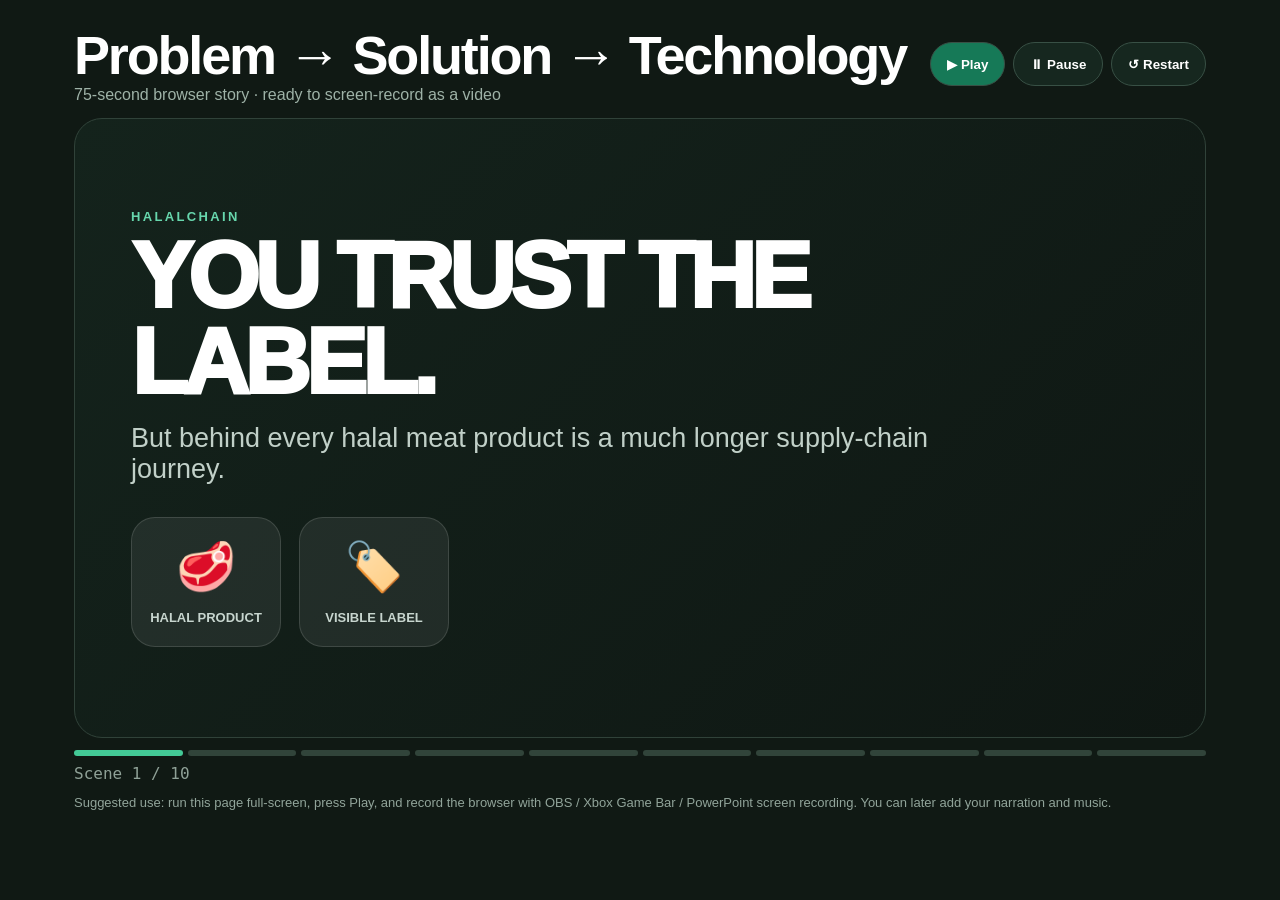
<file: demos/halalchain-story-original.html>
<!DOCTYPE html>
<html lang="en"><head><meta charset="UTF-8"><meta name="viewport" content="width=device-width,initial-scale=1">
<title>HalalChain — Problem to Technology Story</title>
<style>
:root{--g:#0f6b4d;--ink:#142019;--cream:#f7f4ec;--muted:#6b786f;--gold:#bd9554}
*{box-sizing:border-box}body{margin:0;font-family:Inter,Segoe UI,Arial,sans-serif;background:#101914;color:white}
main{max-width:1180px;margin:auto;padding:24px}.top{display:flex;justify-content:space-between;align-items:center;gap:16px;flex-wrap:wrap;margin-bottom:14px}
h1{font-size:clamp(28px,5vw,54px);letter-spacing:-.04em;margin:0}.small{color:#9eb2a7}.controls{display:flex;gap:8px;flex-wrap:wrap}
button{border:1px solid #385045;background:#16271f;color:#fff;border-radius:999px;min-height:44px;padding:0 16px;font-weight:850;cursor:pointer}button.primary{background:#167957}
.frame{position:relative;min-height:620px;border-radius:28px;overflow:hidden;background:linear-gradient(135deg,#14231c,#0f1713);border:1px solid #304239}
.scene{position:absolute;inset:0;padding:56px;display:grid;align-content:center;opacity:0;transform:translateY(15px);transition:.65s ease;pointer-events:none}.scene.active{opacity:1;transform:none}
.kicker{font-size:13px;font-weight:900;letter-spacing:.18em;text-transform:uppercase;color:#67d7ad}.title{font-size:clamp(42px,8vw,92px);font-weight:950;letter-spacing:-.055em;line-height:.93;margin:10px 0 18px;max-width:950px}.copy{font-size:clamp(18px,2.2vw,27px);max-width:850px;color:#c1d0c8}
.visuals{display:flex;gap:18px;flex-wrap:wrap;margin-top:32px}.tile{min-width:150px;min-height:130px;border-radius:24px;background:rgba(255,255,255,.07);border:1px solid rgba(255,255,255,.13);display:grid;place-items:center;text-align:center;padding:16px;font-size:48px}.tile span{font-size:13px;color:#c7d5ce;font-weight:800;display:block;margin-top:6px}
.thread{height:5px;border-radius:99px;background:linear-gradient(90deg,transparent,#47d9a4,transparent);box-shadow:0 0 30px rgba(71,217,164,.5);margin-top:35px}
.timeline{display:flex;gap:5px;margin-top:12px}.seg{height:6px;flex:1;background:#31443a;border-radius:99px}.seg.on{background:#43c996}
.time{margin-top:8px;color:#8fa197;font-family:ui-monospace,monospace}.note{margin-top:12px;color:#91a49a;font-size:13px}
@media(max-width:700px){.scene{padding:28px}.frame{min-height:650px}.tile{min-width:120px;flex:1}.title{font-size:46px}}
</style></head>
<body><main>
<div class="top">
 <div><h1>Problem → Solution → Technology</h1><div class="small">75-second browser story · ready to screen-record as a video</div></div>
 <div class="controls"><button class="primary" id="play">▶ Play</button><button id="pause">⏸ Pause</button><button id="restart">↺ Restart</button></div>
</div>
<div class="frame" id="frame">
 <section class="scene active"><div class="kicker">HalalChain</div><div class="title">YOU TRUST THE LABEL.</div><div class="copy">But behind every halal meat product is a much longer supply-chain journey.</div><div class="visuals"><div class="tile">🥩<span>HALAL PRODUCT</span></div><div class="tile">🏷️<span>VISIBLE LABEL</span></div></div></section>
 <section class="scene"><div class="kicker">The Problem</div><div class="title">CAN YOU SEE THE JOURNEY?</div><div class="copy">A single batch can move through exporters, logistics providers, checkpoints, warehouses and retailers.</div><div class="visuals"><div class="tile">🏭<span>EXPORTER</span></div><div class="tile">🚚<span>LOGISTICS</span></div><div class="tile">⚓<span>CHECKPOINT</span></div><div class="tile">🏪<span>RETAIL</span></div></div></section>
 <section class="scene"><div class="kicker">The Gap</div><div class="title">DIFFERENT ORGANISATIONS. DIFFERENT RECORDS.</div><div class="copy">Fragmented records make the full batch history harder to reconstruct and investigate.</div><div class="visuals"><div class="tile">📄<span>DOCUMENT</span></div><div class="tile">🗂️<span>DATABASE</span></div><div class="tile">📧<span>SEPARATE SYSTEM</span></div></div></section>
 <section class="scene"><div class="kicker">The Solution</div><div class="title">ONE BATCH. ONE TRACEABLE STORY.</div><div class="copy">HalalChain connects the physical batch with digital evidence across key supply-chain events.</div><div class="thread"></div></section>
 <section class="scene"><div class="kicker">Chosen Technology 1</div><div class="title">RFID CONNECTS PHYSICAL TO DIGITAL.</div><div class="copy">The shipment receives an RFID identity so scans can associate physical movement with the correct batch.</div><div class="visuals"><div class="tile">📦<span>PHYSICAL BATCH</span></div><div class="tile">📡<span>RFID</span></div><div class="tile">🪪<span>DIGITAL IDENTITY</span></div></div></section>
 <section class="scene"><div class="kicker">Chosen Technology 2</div><div class="title">IOT ADDS CONTEXT.</div><div class="copy">Temperature and humidity sensors provide supporting environmental evidence during transportation.</div><div class="visuals"><div class="tile">🌡️<span>TEMPERATURE</span></div><div class="tile">💧<span>HUMIDITY</span></div><div class="tile">⚠️<span>ALERT</span></div></div></section>
 <section class="scene"><div class="kicker">Chosen Technology 3</div><div class="title">BLOCKCHAIN PROTECTS SELECTED EVIDENCE.</div><div class="copy">Important state changes can be anchored to a tamper-evident shared ledger. It is an integrity layer — not a replacement for databases or halal certification.</div><div class="visuals"><div class="tile">🗂️<span>OPERATIONAL DATA</span></div><div class="tile">⛓️<span>INTEGRITY LAYER</span></div></div></section>
 <section class="scene"><div class="kicker">Chosen Technology 4</div><div class="title">QR MAKES IT SIMPLE FOR THE CONSUMER.</div><div class="copy">The consumer does not need blockchain knowledge. They scan and explore the relevant batch journey.</div><div class="visuals"><div class="tile">🥩<span>PRODUCT</span></div><div class="tile">📱<span>SCAN QR</span></div><div class="tile">🧭<span>TRACE JOURNEY</span></div></div></section>
 <section class="scene"><div class="kicker">Research Honesty</div><div class="title">BLOCKCHAIN DOES NOT DECIDE WHAT IS HALAL.</div><div class="copy">Certification and physical inspection remain with authorised bodies and trusted processes. HalalChain strengthens the digital traceability trail around them.</div></section>
 <section class="scene"><div class="kicker">HalalChain · TRL 3</div><div class="title">SEE THE JOURNEY BEHIND HALAL.</div><div class="copy">Trace it. Verify it. Trust it.<br><br>From halal claim to traceable evidence.</div><div class="thread"></div></section>
</div>
<div class="timeline" id="timeline"></div><div class="time" id="time">Scene 1 / 10</div>
<div class="note">Suggested use: run this page full-screen, press Play, and record the browser with OBS / Xbox Game Bar / PowerPoint screen recording. You can later add your narration and music.</div>
</main>
<script>
const scenes=[...document.querySelectorAll(".scene")], tl=document.getElementById("timeline");
scenes.forEach(()=>{const s=document.createElement("div");s.className="seg";tl.appendChild(s)});
let i=0,t=null;
const durations=[6000,7000,6500,6500,7000,7000,8000,7000,8500,7000];
function show(n){i=Math.max(0,Math.min(n,scenes.length-1));scenes.forEach((s,k)=>s.classList.toggle("active",k===i));[...tl.children].forEach((s,k)=>s.classList.toggle("on",k<=i));document.getElementById("time").textContent=`Scene ${i+1} / ${scenes.length}`;}
function stop(){if(t){clearTimeout(t);t=null}}
function schedule(){stop();t=setTimeout(()=>{if(i<scenes.length-1){show(i+1);schedule()}else stop()},durations[i])}
function play(){schedule()}
document.getElementById("play").addEventListener("click",play);
document.getElementById("pause").addEventListener("click",stop);
document.getElementById("restart").addEventListener("click",()=>{stop();show(0);play()});
show(0);
</script>
</body></html>
</file>
<file: assets/style.css>
:root{--bg:#081113;--bg2:#0e191a;--panel:#111f20;--panel2:#162727;--line:#28403d;--line2:#1b302f;--white:#edf4ed;--muted:#a2b1ac;--dim:#758d85;--mint:#a0f0be;--mint2:#5dd89b;--cyan:#82d9da;--orange:#eead73;--heading:'Space Grotesk','Segoe UI',sans-serif;--sans:'DM Sans','Segoe UI',Arial,sans-serif;--mono:'Cascadia Code','Consolas','Courier New',monospace;--r:19px}
*{box-sizing:border-box}html{scroll-behavior:smooth;scroll-padding-top:85px}body{margin:0;background:var(--bg);color:var(--white);font-family:var(--sans);-webkit-font-smoothing:antialiased}body.modal-open{overflow:hidden}::selection{background:var(--mint);color:#0a1712}button,input,textarea{font:inherit}button{cursor:pointer}a{color:inherit;text-decoration:none}img,svg{max-width:100%;height:auto}img{display:block}p{line-height:1.75}strong{font-weight:700}button:focus-visible,a:focus-visible,input:focus-visible,textarea:focus-visible,[role="button"]:focus-visible{outline:3px solid var(--mint);outline-offset:4px}button:disabled{opacity:.52;cursor:not-allowed}[hidden]{display:none!important}.shell{width:min(1390px,calc(100% - 112px));margin-inline:auto}.section{padding:125px 0}.skip-link{position:fixed;top:-100px;left:10px;padding:12px 20px;background:var(--mint);color:var(--bg);z-index:200}.skip-link:focus{top:12px}.noise{position:fixed;inset:0;pointer-events:none;z-index:20;opacity:.085;background-image:url("data:image/svg+xml,%3Csvg viewBox='0 0 180 180' xmlns='http://www.w3.org/2000/svg'%3E%3Cfilter id='n'%3E%3CfeTurbulence type='fractalNoise' baseFrequency='.7' numOctaves='2' stitchTiles='stitch'/%3E%3C/filter%3E%3Crect width='100%25' height='100%25' filter='url(%23n)' opacity='.28'/%3E%3C/svg%3E")}.page-progress{position:fixed;left:0;top:0;height:2px;width:0;background:var(--mint);z-index:99;box-shadow:0 0 14px #a0f0be65}.site-header{position:sticky;top:0;z-index:50;border-bottom:1px solid #ffffff10;background:#081113db;backdrop-filter:blur(19px);-webkit-backdrop-filter:blur(19px)}.nav{display:flex;align-items:center;justify-content:space-between;gap:26px;min-height:84px}.brand{display:flex;align-items:center;gap:15px;flex-shrink:0}.brand-mark{font:700 30px/1 var(--heading);letter-spacing:-.11em;color:var(--white);border:1px solid #4a685d;padding:11px 13px 9px;border-radius:11px}.brand-dot,.footer-brand span{color:var(--mint)}.brand-label{font:700 13px/1.15 var(--heading);letter-spacing:.06em;white-space:nowrap}.brand-label strong{color:var(--mint)}.brand-label small{display:block;font:500 8px/1.6 var(--mono);letter-spacing:.075em;color:var(--dim);margin-top:5px}.nav-links{display:flex;gap:27px;align-items:center}.nav-links a{font-size:12px;color:var(--muted);font-weight:700;transition:color .18s}.nav-links a:hover,.nav-links a.active{color:var(--mint)}.nav-actions{display:flex;align-items:center}.mode-switch{display:flex;align-items:center;gap:9px;font-size:11px;font-weight:800;color:var(--white);cursor:pointer;white-space:nowrap}.mode-switch input{position:absolute;opacity:0;width:1px;height:1px}.mode-switch input:focus-visible+.mode-icon{outline:2px solid var(--mint);outline-offset:3px}.mode-icon{font-size:17px;color:var(--mint)}.switch-track{width:39px;height:22px;background:#33423f;border-radius:20px;display:flex;align-items:center;padding:3px;transition:background .2s}.switch-track span{height:16px;width:16px;border-radius:50%;background:#d9e4de;transition:transform .25s}.mode-switch input:checked~.switch-track{background:#32795b}.mode-switch input:checked~.switch-track span{transform:translateX(17px);background:var(--mint)}.nav-mobile{display:none;width:40px;height:40px;background:transparent;border:1px solid var(--line);border-radius:8px;padding:10px}.nav-mobile span{display:block;height:2px;background:var(--white);margin:4px 0}
/* HERO */
.hero{padding:68px 0 24px;position:relative;overflow:hidden;background:radial-gradient(ellipse 49% 55% at 74% 38%,#16483c26,transparent 77%),radial-gradient(ellipse 35% 65% at 8% 12%,#18433a16,transparent 75%)}.hero:before{content:'';position:absolute;inset:0;opacity:.22;pointer-events:none;background-image:linear-gradient(#2b54442e 1px,transparent 1px),linear-gradient(90deg,#2b54442e 1px,transparent 1px);background-size:74px 74px;mask-image:linear-gradient(to bottom,#000 6%,transparent 94%)}.hero-grid{position:relative;display:grid;grid-template-columns:1.1fr .9fr;align-items:center;min-height:660px;gap:35px}.hero-copy{position:relative;z-index:3}.eyebrow{font:700 11px/1.3 var(--mono);letter-spacing:.16em;color:var(--mint);display:flex;align-items:center;gap:10px}.status-pulse{width:8px;height:8px;background:var(--mint);border-radius:50%;box-shadow:0 0 0 5px #86eeba16,0 0 16px #86eeba77;display:inline-block;animation:pulse 2.2s infinite}.eyebrow-divider{color:#78948a}.hero-overline{font:700 13px var(--mono);letter-spacing:.32em;color:var(--muted);margin:39px 0 13px}.hero h1{font:700 clamp(82px,11vw,166px)/.82 var(--heading);letter-spacing:-.095em;margin:0 0 33px}.outlined-heading{-webkit-text-stroke:1.4px #b9d8cc;color:transparent}.electric-dot{-webkit-text-stroke:0;color:var(--mint)}.hero-role{font:700 clamp(12px,1.6vw,19px)/1.6 var(--mono);letter-spacing:.07em;color:var(--mint);min-height:34px}.prompt-char{color:#4e9277}.cursor-block{display:inline-block;background:var(--mint);width:10px;height:19px;vertical-align:-4px;margin-left:8px;animation:blink 1s steps(2,end) infinite}.hero-description{max-width:610px;color:#a8bab3;font-size:clamp(15px,1.35vw,17px);line-height:1.85;margin:22px 0 28px}.hero-description strong{color:#e7f2ea;font-weight:500}.hero-ctas,.action-row{display:flex;gap:12px;flex-wrap:wrap;align-items:center}.btn{border:1px solid transparent;min-height:50px;padding:0 20px;display:inline-flex;align-items:center;justify-content:center;gap:20px;border-radius:9px;font-weight:800;font-size:12px;letter-spacing:.015em;transition:transform .22s,background .22s,border-color .22s,box-shadow .22s}.btn span:last-child{font-size:16px}.btn:hover{transform:translateY(-2px)}.btn-primary{background:var(--mint);color:#0a2018}.btn-primary:hover{background:#c0ffd5;box-shadow:0 10px 42px #8becb829}.btn-secondary{border-color:#456157;background:#12211f;color:var(--white)}.btn-secondary:hover{border-color:var(--mint)}.btn-ghost{background:transparent;color:var(--mint);padding-left:5px;font-family:var(--mono);font-weight:700}.hero-socials{display:flex;gap:13px;flex-wrap:wrap;margin-top:36px;font:700 10px var(--mono);letter-spacing:.13em;color:#8da99d}.hero-socials span{color:#3a6a57}.hero-socials a:hover{color:var(--mint)}.hero-visual{height:570px;position:relative;display:flex;align-items:center;justify-content:center}.visual-dots{position:absolute;inset:40px 10px;background-image:radial-gradient(#568b7561 1px,transparent 1px);background-size:20px 20px;mask-image:radial-gradient(ellipse,#000 12%,transparent 65%)}.hero-ring{position:absolute;border:1px solid #64947d3f;border-radius:50%;pointer-events:none}.hero-ring-one{width:520px;height:520px;animation:spin 60s linear infinite}.hero-ring-one:before{content:'';position:absolute;background:var(--mint);height:7px;width:7px;border-radius:50%;left:7%;top:17%;box-shadow:0 0 24px var(--mint)}.hero-ring-two{width:615px;height:615px;border-style:dashed;border-color:#6b9d7d26;animation:spin 90s linear infinite reverse}.portrait-frame{position:relative;overflow:hidden;width:min(75%,377px);height:465px;border-radius:185px 185px 18px 18px;border:1px solid #a1e8bc62;background:#1c352f;box-shadow:0 0 0 11px #3e745819,0 24px 90px #0009;z-index:2}.portrait-frame img{width:100%;height:100%;object-fit:cover;object-position:center top;filter:saturate(.82) contrast(1.08)}.portrait-overlay{position:absolute;inset:0;background:linear-gradient(to top,#091912 0%,#09191233 28%,transparent 57%);pointer-events:none}.portrait-caption{z-index:3;position:absolute;bottom:53px;padding:12px 16px;background:#0b1c1af0;border:1px solid #6ba88e64;border-radius:8px;font:700 9px var(--mono);letter-spacing:.07em;display:flex;align-items:center;gap:11px;white-space:nowrap;box-shadow:0 10px 25px #0006}.portrait-caption>span:last-child{color:var(--mint);margin-left:12px}.mini-terminal-dot,.tiny-light{width:6px;height:6px;border-radius:50%;display:inline-block;background:var(--mint);box-shadow:0 0 10px var(--mint)}.orbit-tag{position:absolute;background:#122723ec;border:1px solid #4779669c;padding:13px 15px;border-radius:8px;font:700 10px var(--mono);letter-spacing:.04em;color:#e5f4e9;z-index:4;white-space:nowrap;transition:transform .2s}.orbit-tag span{color:var(--mint);margin-right:10px}.orbit-tag:hover{transform:translateY(-4px);border-color:var(--mint)}.orbit-tag-one{right:-10px;top:115px}.orbit-tag-two{left:-16px;top:242px}.orbit-tag-three{right:0;bottom:151px}.floating-coordinate{position:absolute;bottom:22px;right:0;text-align:right;color:#628576;font:9px/1.8 var(--mono);letter-spacing:.11em}.hero-bottom{position:relative;display:flex;justify-content:space-between;align-items:center;color:#879d91;font:700 10px var(--mono);letter-spacing:.13em;padding:22px 0}.hero-bottom>div{display:flex;align-items:center;gap:18px}.scroll-stroke{height:28px;width:1px;background:var(--mint);display:inline-block}.cross{color:var(--mint)}
.metrics-wrap{border-top:1px solid var(--line2);border-bottom:1px solid var(--line2);background:#0d1919}.metrics{display:grid;grid-template-columns:repeat(4,1fr)}.metric{min-height:142px;display:flex;flex-direction:column;justify-content:center;gap:7px;padding:22px 30px;border-right:1px solid var(--line2)}.metric:first-child{padding-left:0}.metric:last-child{border-right:0}.metric-value{font:600 clamp(33px,3.4vw,49px) var(--heading);letter-spacing:-.07em}.metric-plus{color:var(--mint)}.metric-label{color:#84a093;font:700 10px/1.5 var(--mono);letter-spacing:.08em}
/* COMMON */
.section-top{display:flex;justify-content:space-between;align-items:flex-start;border-top:1px solid #37574b;padding-top:22px;margin-bottom:48px}.section-index{color:var(--mint);font:700 11px var(--mono);letter-spacing:.15em}.section-aside{margin:0;text-align:right;font:600 10px/1.9 var(--mono);letter-spacing:.09em;color:#809e8f}.section-title{font:700 clamp(47px,6.8vw,100px)/.98 var(--heading);letter-spacing:-.073em;margin:0}.section-title em{font-style:normal;color:var(--mint)}.section-heading-row{display:flex;align-items:end;justify-content:space-between;gap:40px;margin:0 0 48px}.section-intro{max-width:400px;margin:0 0 7px;color:#a4b8ac;font-size:15px}.about{background:linear-gradient(175deg,#081113,#0d1b1b)}.about-grid{display:grid;grid-template-columns:1.08fr .92fr;gap:90px}.about-copy{padding-top:10px}.about-copy p{color:#9cafaa;font-size:16px}.about-copy .about-lead{font-size:23px;line-height:1.55;color:#e1eee6;margin-top:0}.about-copy strong{color:var(--mint)}.about-info{display:grid;grid-template-columns:repeat(2,1fr);gap:22px;border-top:1px solid #365349;margin-top:30px;padding-top:30px}.about-info div{display:flex;flex-direction:column;gap:9px}.about-info span{font:700 10px var(--mono);color:var(--dim);letter-spacing:.1em}.about-info strong{font-size:13px;color:#deede4}
/* PROJECTS */
.featured{background:#0b1516}.flagship-card{position:relative;overflow:hidden;border:1px solid #366152;border-radius:21px;background:linear-gradient(120deg,#153328 0%,#0f2321 47%,#0c1c1f 100%);margin-bottom:20px}.flagship-glow{position:absolute;width:600px;height:600px;right:-240px;top:-260px;border:1px solid #7ee0a42a;border-radius:50%;box-shadow:0 0 0 70px #68ca8b08,0 0 0 150px #4bac7806;pointer-events:none}.flagship-head,.flagship-bottom{position:relative;z-index:1;display:flex;align-items:center;justify-content:space-between;padding:25px 32px;border-bottom:1px solid #46756050}.flagship-numeral{font:700 11px var(--mono);letter-spacing:.13em;color:var(--mint)}.chip{font:700 9px var(--mono);letter-spacing:.05em;padding:8px 10px;border:1px solid #455d51;color:#bacdc1;border-radius:30px;white-space:nowrap}.chip.green{border-color:#397e59;background:#184a33;color:#b8ffd2}.flagship-main{position:relative;z-index:1;display:grid;grid-template-columns:1fr .83fr;gap:45px;padding:48px 32px 54px;align-items:center}.flagship-copy h3{font:700 clamp(60px,7vw,98px)/.92 var(--heading);letter-spacing:-.09em;margin:12px 0 15px}.flagship-copy h3 span{color:var(--mint)}.flagship-copy>p{max-width:590px;color:#adccbc}.flagship-copy>p strong{color:#ecfff1;font-weight:600}.flagship-kicker{font:700 11px var(--mono);letter-spacing:.14em!important;color:#b5f5c8!important}.flagship-sub{font-size:19px;color:#e2f8e7!important;line-height:1.4}.award-row{display:flex;gap:9px;flex-wrap:wrap;margin:24px 0}.award-row span{font:700 10px var(--mono);color:#dfd3a0;border:1px solid #b9a86775;border-radius:4px;padding:10px}.chip-row{display:flex;gap:7px;flex-wrap:wrap;margin:20px 0}.chip-row span{font:600 10px var(--mono);padding:8px 10px;border:1px solid #3b6155;border-radius:5px;color:#b7dcc4;background:#12302640}.text-action{background:none;border:0;color:var(--mint);padding:10px 0;font:700 12px var(--mono);transition:color .2s}.text-action:hover,.project-actions a:hover,.flagship-bottom a:hover{color:white}.flagship-media{background:#0b1c1a;border-radius:12px;overflow:hidden;border:1px solid #5a947867;transform:rotate(1deg);box-shadow:0 30px 55px #0006}.media-cover{position:relative;display:block;background:#101d1c;width:100%;padding:0;border:0;text-align:left}.media-cover img{width:100%;aspect-ratio:16/10;object-fit:cover;transition:transform .5s;filter:saturate(.85)}.media-cover:hover img{transform:scale(1.035)}.media-cover:after{content:'';position:absolute;inset:0;background:linear-gradient(to top,#001b19c9,transparent 62%);pointer-events:none}.play-circle{position:absolute;left:50%;top:50%;transform:translate(-50%,-50%);width:74px;height:74px;border-radius:50%;background:var(--mint);color:#0b2818;display:grid;place-items:center;font-size:23px;z-index:2;box-shadow:0 0 0 11px #e3ffda2c;transition:box-shadow .2s}.media-cover:hover .play-circle{box-shadow:0 0 0 18px #e3ffda2c}.media-overlay-label{position:absolute;z-index:2;bottom:15px;left:20px;right:20px;display:flex;justify-content:space-between;font:700 10px var(--mono);color:#e8f6eb;gap:10px}.media-foot{display:flex;justify-content:space-between;font:700 9px var(--mono);padding:14px 18px;color:#a1c3ac}.flagship-bottom{border-top:1px solid #46756050;border-bottom:0;font:700 11px var(--mono);color:var(--mint);gap:20px}.flagship-bottom>div{display:flex;flex-wrap:wrap;gap:28px;color:#e3f0e5;font-size:10px}.project-list{display:grid;grid-template-columns:repeat(3,minmax(0,1fr));gap:20px}.project-card{min-width:0;padding:16px 16px 24px;border:1px solid #2e4840;background:#111e1d;border-radius:17px;display:flex;flex-direction:column;transition:transform .22s,border-color .22s}.project-card:hover{transform:translateY(-5px);border-color:#79b595}.project-meta{display:flex;align-items:center;justify-content:space-between;gap:10px;font:700 9px var(--mono);color:#98c6af;padding:0 4px 14px}.project-meta .chip{font-size:8px;padding:7px}.project-visual{height:232px;border-radius:9px;position:relative;overflow:hidden;margin-bottom:22px}.mock-chrome{display:flex;align-items:center;gap:5px;height:30px;padding:0 13px;background:#102222;border-bottom:1px solid #ffffff1e}.mock-chrome i{width:6px;height:6px;border-radius:50%;background:#75918a}.mock-chrome i:nth-child(2){background:#a3a77a}.mock-chrome i:nth-child(3){background:#5c9a7f}.mock-chrome span{font:700 8px var(--mono);color:#a1bdb1;letter-spacing:.08em;margin-left:8px}.car-visual{background:radial-gradient(ellipse at 70% 100%,#b4914c45,transparent 60%),linear-gradient(140deg,#293329,#101b19)}.car-app{padding:18px;position:relative;min-height:200px}.mock-mini-label{font:700 8px var(--mono);color:#c6b18a}.mock-large{font:700 27px/1.02 var(--heading);letter-spacing:-.05em;margin-top:12px}.mock-large span{color:#e2bb7b}.car-form{display:flex;gap:8px;margin-top:19px;flex-wrap:wrap}.car-form>span{display:grid;gap:4px;background:#bfc7b716;border:1px solid #c2bdac55;color:#baafa0;border-radius:7px;padding:9px;font:700 8px var(--mono)}.car-form b{color:#eee8da;font-size:10px}.car-form .car-form-btn{background:#e6c58f;color:#2c2b1a;display:grid;place-items:center}.demo-stamp{position:absolute;right:11px;bottom:11px;font:700 8px var(--mono);background:#091b19c7;border:1px solid #537466;color:#bce8d1;padding:7px 9px;border-radius:4px;letter-spacing:.03em}.network-visual{background:radial-gradient(ellipse at center,#19483b,#0a1a1a)}.network-visual svg{height:200px;width:100%}.football-visual{background:radial-gradient(ellipse at 50% 120%,#29845a,#0b2419)}.football-app{min-height:202px;padding:11px 18px;position:relative;text-align:center}.football-logo{border:1px solid #a3ffb586;border-radius:50%;width:54px;height:54px;margin:0 auto 8px;display:flex;align-items:center;justify-content:center;font:700 20px var(--heading);color:#efffea}.football-logo span{font-size:9px;color:var(--mint)}.football-app>span{font:700 9px var(--mono);letter-spacing:.12em;color:#b7d7c3}.football-score{display:flex;align-items:center;justify-content:space-between;max-width:260px;margin:20px auto;font-size:11px}.football-score strong{color:var(--mint);font-size:18px}.football-grid{display:flex;justify-content:center;gap:7px;flex-wrap:wrap}.football-grid span{font:700 7px var(--mono);padding:8px 10px;border-radius:4px;border:1px solid #6ab78955}.project-card h3{font:700 25px var(--heading);letter-spacing:-.045em;margin:0 5px}.project-card>p{color:#a3b7aa;font-size:13px;margin:9px 5px 0;flex:1}.project-card .chip-row{margin:20px 5px}.project-card .chip-row span{font-size:9px}.project-actions{border-top:1px solid var(--line);padding:16px 5px 0;display:flex;justify-content:space-between;gap:13px;align-items:center}.project-actions a{font:700 12px var(--mono);color:#a5beb1}
/* LABS */
.labs{background:#081213}.lab-frame{border:1px solid #3e6354;background:#0d1e1b;border-radius:18px;padding:27px;margin-bottom:24px;box-shadow:0 35px 75px #0002}.lab-head{display:flex;align-items:flex-start;justify-content:space-between;gap:20px;margin-bottom:30px}.lab-kicker{color:var(--mint);font:700 10px var(--mono);letter-spacing:.13em}.lab-head h3{font:700 34px var(--heading);letter-spacing:-.065em;margin:8px 0}.lab-head p{margin:0;color:#96b5a3;font-size:14px}.lab-mode{font:700 10px var(--mono);color:#a8d9b4;border:1px solid #4f805a;padding:10px;border-radius:5px;white-space:nowrap}.step-track{display:grid;grid-template-columns:repeat(8,1fr);gap:7px;margin-bottom:18px}.step-node{min-width:0;border:1px solid #365249;background:#122722;border-radius:8px;display:flex;align-items:center;flex-direction:column;gap:10px;padding:13px 4px;color:#9cbcaf;transition:.18s}.step-node .step-icon{font-size:20px}.step-node .step-name{font:700 9px/1.25 var(--mono);text-align:center}.step-node.active,.step-node:hover{border-color:var(--mint);background:#1c4431;color:#e5ffef}.step-node.complete:not(.active){background:#17372b;color:#c9f8db}.trace-columns{display:grid;grid-template-columns:1.45fr .85fr;gap:16px}.trace-stage{border:1px solid #3d5f54;background:radial-gradient(ellipse at 50% 70%,#206e4a57,#102821 64%);min-height:350px;border-radius:12px;display:flex;flex-direction:column;padding:25px}.trace-stage-top,.trace-stage-footer{display:flex;align-items:center;justify-content:space-between;gap:10px;font:700 10px var(--mono);color:#9ce8bb;letter-spacing:.08em}.trace-stage-top span:last-child{color:#e6f2dc;border:1px solid #6da6856b;padding:7px 9px;border-radius:6px}.trace-scene{text-align:center;margin:auto}.trace-scene-symbol{height:90px;width:90px;display:grid;place-items:center;border:1px solid #87eaba70;background:#57c58117;border-radius:25px;margin:0 auto 19px;font-size:46px;color:#a6ffd0;box-shadow:0 0 60px #61c48d24}.trace-scene h4{font:700 clamp(24px,3.5vw,38px) var(--heading);letter-spacing:-.05em;margin:0 0 8px}.trace-scene p{max-width:390px;margin:0 auto;font-size:14px;color:#b2c9bb}.trace-stage-footer{justify-content:flex-start;font-size:9px;color:#94bea4}.trace-panel{border:1px solid #33584a;border-radius:12px;padding:24px;background:#111e1d}.trace-panel-head{display:flex;justify-content:space-between;gap:8px;font:700 10px var(--mono);color:#a8d0b7;letter-spacing:.12em}.trace-panel-head span{color:#557d67}.trace-panel dl{margin:24px 0 0}.trace-panel dt,.info-mini-label{font:700 9px var(--mono);letter-spacing:.15em;color:#84a795;margin-bottom:7px}.trace-panel dd{font-size:14px;margin:0 0 23px;color:#eff6ef}.trace-panel pre{white-space:pre-wrap;overflow-wrap:anywhere;font:12px/1.9 var(--mono);margin:0;color:#a0efbe}.trace-alert{border:1px solid #c68f56;padding:13px;border-radius:7px;background:#aa721d23;color:#f5d19b;font:11px var(--mono)}.trace-alert p{margin:7px 0 0;color:#e7c8a3;line-height:1.6}.lab-controls{display:flex;align-items:center;gap:10px;flex-wrap:wrap;margin-top:16px}.btn-small{min-height:39px;font:700 11px var(--mono);padding:0 15px;gap:7px}.btn-warning{background:#7e522025;color:#efd4a6;border-color:#997041}.btn-warning:hover{background:#7e522055}.lab-notation{font:700 9px var(--mono);color:#789689;letter-spacing:.04em;margin-left:auto}.network-lab-grid{display:grid;grid-template-columns:1.45fr .78fr;gap:16px}.topology-canvas{border:1px solid #33584a;background:radial-gradient(ellipse at center,#183d31,#0b1e1c);border-radius:12px;padding:10px;display:flex;align-items:center}.topology-canvas svg{display:block;width:100%;height:auto}.primary-path,.backup-path,.muted-path{transition:opacity .3s,stroke .3s;stroke:#75d8a2}.primary-path{stroke-dasharray:9 8;animation:dash 16s linear infinite}.backup-path{stroke:#5d8e80;stroke-dasharray:7 11;opacity:.65}.muted-path{stroke:#527c6c;stroke-dasharray:4 8;opacity:.6}.failover .primary-path{stroke:#b46559;opacity:.65}.failover .backup-path{stroke:#b4ffc7;stroke-width:5;opacity:1;animation:dash 10s linear infinite}.topo-node{cursor:pointer;outline:none}.topo-node rect{fill:#18342d;stroke:#61bf8a;stroke-width:1.5;transition:fill .2s,stroke .2s}.topo-node:hover rect,.topo-node.selected rect,.topo-node:focus-visible rect{fill:#226549;stroke:#baffd4;stroke-width:2.5}.topo-node text{font:700 11px var(--mono);fill:#c7f4d5;pointer-events:none}.topo-node .topo-icon{font:700 21px var(--mono);fill:#a6fad0}.topo-watermark{font:700 9px var(--mono);fill:#8aaf9d;letter-spacing:.08em}.topology-info{border:1px solid #33584a;border-radius:12px;padding:26px;background:#111e1d}.topology-info h4{font:700 30px var(--heading);margin:50px 0 9px;letter-spacing:-.05em}.topology-info>p{color:#a6c0b1;min-height:105px;font-size:14px}.topology-info .chip-row{margin-bottom:35px}.topo-status{padding:13px;background:#0a2821;border:1px solid #47775a;border-radius:7px;color:#baf1c9;font:700 10px var(--mono);display:flex;gap:10px;align-items:center}
/* SKILLS */
.expertise{background:#0c1818}.skill-tabs{display:flex;gap:0;flex-wrap:wrap;border-bottom:1px solid var(--line)}.skill-tabs button{background:none;color:#8eafa0;border:0;border-bottom:2px solid transparent;margin-bottom:-1px;padding:18px 26px 18px 0;margin-right:26px;font:700 12px var(--mono)}.skill-tabs button[aria-selected="true"]{color:var(--mint);border-bottom-color:var(--mint)}.skill-content{display:grid;grid-template-columns:1fr 1fr;gap:60px;padding:52px 0 0;min-height:260px}.skill-current>span{font:700 11px var(--mono);color:#7da893}.skill-current h3{font:700 clamp(31px,4vw,54px) var(--heading);letter-spacing:-.06em;margin:14px 0 8px}.skill-current p{color:#94afa2;max-width:440px}.skill-current a{color:var(--mint);font:700 11px var(--mono)}.skill-chip-grid{align-content:start;display:flex;gap:12px;flex-wrap:wrap}.skill-chip-grid button{padding:15px 19px;background:#142824;color:#e2f4e6;border:1px solid #3c5d4f;border-radius:9px;font-size:14px;transition:background .2s,transform .2s}.skill-chip-grid button:hover{background:#20513a;transform:translateY(-2px)}
/* JOURNEY */
.journey{background:#091314}.journey-grid{display:grid;grid-template-columns:1fr 1fr;gap:68px}.column-heading{font:700 11px var(--mono);letter-spacing:.14em;color:var(--mint);border-bottom:1px solid var(--line);margin:0 0 22px;padding-bottom:22px;display:flex;justify-content:space-between}.column-heading span{font-size:18px}.timeline-item{position:relative;border-left:1px solid #4d795e;margin-left:6px;padding:8px 0 29px 29px}.timeline-item:before{content:'';width:10px;height:10px;background:#9eebbc;position:absolute;left:-5.5px;top:13px;border-radius:50%;box-shadow:0 0 15px #90e6a355}.timeline-item>span,.honor-card>div>span,.athlete-card>span{font:700 10px var(--mono);letter-spacing:.11em;color:#9cceae}.timeline-item h4,.honor-card h4{font:700 21px var(--heading);letter-spacing:-.04em;margin:7px 0}.timeline-item p,.honor-card p{font-size:13px;color:#a4b9ab;margin:0;line-height:1.65}.honor-card{display:grid;grid-template-columns:65px 1fr;align-items:center;gap:12px;padding:22px 0;border-bottom:1px solid var(--line)}.honor-symbol{font-size:33px;color:var(--mint)}.athlete-card{margin-top:24px;padding:28px;border-radius:13px;border:1px solid #795c44;background:linear-gradient(145deg,#31231a,#111b17);position:relative;overflow:hidden}.athlete-card h4{font:700 clamp(25px,2.8vw,36px)/1.13 var(--heading);letter-spacing:-.05em;position:relative;z-index:1;margin:15px 0}.athlete-card p{max-width:440px;color:#c8bdb1;font-size:13px;position:relative;z-index:1}.track-lanes{position:absolute;inset:auto -40px -40px 38%;height:130px;transform:rotate(-16deg);opacity:.3;display:flex;flex-direction:column;justify-content:space-between}.track-lanes i{height:1px;width:120%;background:#f3bf84}.community-strip{margin-top:60px;display:flex;align-items:center;flex-wrap:wrap;gap:30px;border-top:1px solid var(--line);border-bottom:1px solid var(--line);padding:26px 0}.community-strip span{font:700 10px var(--mono);color:var(--mint)}.community-strip strong{font-size:15px}.community-strip p{margin:0;color:#9eb5a7;font-size:13px}
/* RECRUITER */
.recruiter-panel{background:#10241c}.recruiter-grid{display:grid;grid-template-columns:repeat(2,1fr);gap:13px;margin:40px 0}.recruiter-grid>div{background:#183328;border:1px solid #4a8565;border-radius:11px;padding:25px}.recruiter-grid span{color:var(--mint);font:700 10px var(--mono)}.recruiter-grid strong{display:block;font:700 23px var(--heading);margin:12px 0 3px}.recruiter-grid p{color:#b1cdbd;font-size:13px;margin:0}
/* CONTACT */
.contact{background:radial-gradient(ellipse at 15% 80%,#1f4a3529,transparent 56%),#0d1b1b}.contact-grid{display:grid;grid-template-columns:1.1fr .9fr;gap:80px}.contact-status{font:700 11px var(--mono);color:var(--mint);letter-spacing:.07em;display:flex;align-items:center;gap:13px;margin-bottom:22px}.contact .section-title{font-size:clamp(47px,6vw,92px)}.contact-grid>div>p{color:#9eb6a7;max-width:430px;margin:28px 0}.email-display{display:inline-flex;align-items:center;gap:10px;font:700 clamp(14px,1.7vw,22px) var(--heading);color:#dfffe9;padding:8px 0;border-bottom:1px solid var(--mint);word-break:break-word}.email-display span{color:var(--mint)}.contact-links{display:flex;gap:21px;flex-wrap:wrap;margin:28px 0}.contact-links button,.contact-links a{background:none;border:0;color:var(--mint);font:700 12px var(--mono);padding:0}.contact-links button:hover,.contact-links a:hover{color:var(--white)}.contact-form{background:#122420;border:1px solid #3b6250;padding:32px;border-radius:16px;display:flex;flex-direction:column;gap:10px}.contact-form>span{font:700 11px var(--mono);color:var(--mint);letter-spacing:.14em;margin-bottom:13px}.contact-form label{font:700 10px var(--mono);color:#a1c9ac;margin-top:11px;letter-spacing:.06em}.contact-form input,.contact-form textarea{width:100%;background:#091917;border:1px solid #3b5b4d;border-radius:6px;color:var(--white);padding:15px;resize:vertical;outline:none}.contact-form input::placeholder,.contact-form textarea::placeholder{color:#718b7e}.contact-form .btn{margin-top:16px}.contact-form small{font:11px/1.6 var(--sans);color:#819f8d}.footer{background:#081113;border-top:1px solid #294638}.footer-inner{padding:28px 0;display:flex;align-items:center;justify-content:space-between;gap:25px}.footer-brand{font:700 36px var(--heading);letter-spacing:-.09em}.footer p{font:700 10px/1.8 var(--mono);color:#b1cbb8;letter-spacing:.09em;margin:0}.footer p span{color:#779888}.footer-inner>a:last-child{color:var(--mint);font:700 11px var(--mono)}
/* MODALS, TERMINAL */
.terminal-fab{position:fixed;bottom:23px;right:24px;z-index:40;display:flex;align-items:center;gap:10px;border:1px solid #70dc9e87;border-radius:10px;background:#11251fcf;backdrop-filter:blur(12px);padding:12px 16px;color:var(--mint);box-shadow:0 8px 40px #0008}.terminal-fab span{font:700 17px var(--mono)}.terminal-fab small{font:700 9px var(--mono);letter-spacing:.06em}.terminal-fab:hover{background:#244e35}.overlay{position:fixed;inset:0;background:#000c;backdrop-filter:blur(9px);display:grid;place-items:center;padding:22px;z-index:100;overflow:auto}.terminal-window,.case-dialog,.video-dialog{width:min(940px,100%);max-height:min(90vh,920px);overflow:auto;background:#0a1917;border:1px solid #5a9874;box-shadow:0 24px 110px #000c;border-radius:14px}.terminal-window{width:min(820px,100%)}.terminal-top,.case-top{min-height:51px;display:flex;align-items:center;justify-content:space-between;padding:0 19px;border-bottom:1px solid #365c46;background:#10251f}.terminal-top>span{display:flex;gap:6px}.terminal-top i{display:block;background:#c36b62;width:10px;height:10px;border-radius:50%}.terminal-top i:nth-child(2){background:#d2b66b}.terminal-top i:nth-child(3){background:#5bbb85}.terminal-top strong,.case-top{font:700 11px var(--mono);letter-spacing:.08em;color:#b1dbbc}.icon-btn{border:1px solid #426954;background:#173127;color:#d4eddd;border-radius:7px;width:32px;height:32px;display:grid;place-items:center;cursor:pointer}.terminal-body{padding:24px;min-height:260px;max-height:48vh;overflow:auto;color:#adf2c3;font:13px/1.9 var(--mono)}.terminal-line{white-space:pre-wrap;overflow-wrap:anywhere}.terminal-line.muted{color:#829f8b}.terminal-line.error{color:#ffc698}.terminal-input-wrap{display:flex;align-items:center;gap:12px;padding:8px 24px 17px;color:var(--mint)}.terminal-prompt{font:700 13px var(--mono)}.terminal-input-wrap input{flex:1;min-width:0;border:0;outline:0;background:transparent;color:#eaffed;font:13px var(--mono)}.terminal-hint{margin:0;padding:8px 24px 20px;font:10px/1.8 var(--mono);color:#759583}.case-dialog{width:min(860px,100%)}.case-top>span{font:700 11px var(--mono);letter-spacing:.1em}.case-body{padding:34px}.case-body h2{font:700 clamp(38px,6vw,62px)/1 var(--heading);letter-spacing:-.067em;margin:12px 0 19px}.case-body .case-eyebrow{font:700 10px var(--mono);color:var(--mint)}.case-body>p{color:#bbd4c4}.case-section{padding:25px 0;border-top:1px solid #3b5c4b}.case-section h3{font:700 20px var(--heading);margin:0 0 10px}.case-section p{color:#a6bdad;font-size:14px}.case-section ul{margin:0;padding-left:20px;color:#a7c7b2;font-size:14px;line-height:1.9}.case-gallery{display:grid;grid-template-columns:1fr 1fr;gap:13px}.case-gallery img{width:100%;border-radius:8px;border:1px solid #466553}.case-gallery a{display:block;font:700 10px var(--mono);color:#c7ebce}.case-gallery span{display:block;margin-top:5px}.case-meta-row{display:flex;gap:10px;flex-wrap:wrap}.case-meta-row span{font:700 10px var(--mono);color:#c7efd2;background:#1b3529;border:1px solid #3a7857;border-radius:5px;padding:9px}.case-note{padding:13px;border-left:3px solid #8ddcb4;color:#c9dfce;background:#19372a;font-size:13px;line-height:1.65}.video-dialog{width:min(1080px,100%)}.video-dialog video{width:100%;display:block;background:#000;max-height:70vh}.video-dialog p{color:#a9c7b4;font-size:12px;margin:12px 18px 18px}.toast{position:fixed;bottom:84px;right:24px;background:var(--mint);color:#0b2519;font:700 12px var(--mono);padding:12px 17px;border-radius:8px;z-index:160;box-shadow:0 10px 45px #0009;opacity:0;transform:translateY(15px);pointer-events:none;transition:opacity .2s,transform .2s}.toast.visible{opacity:1;transform:translateY(0)}
/* RECRUITER MODE */
body.recruiter-mode .hero-visual .hero-ring,body.recruiter-mode .cursor-block,body.recruiter-mode .visual-dots{animation:none!important}body.recruiter-mode .hero-grid{min-height:490px}body.recruiter-mode .hero-visual{height:410px}body.recruiter-mode .portrait-frame{height:340px;width:270px}body.recruiter-mode .hero-ring-one{width:385px;height:385px}body.recruiter-mode .hero-ring-two{width:440px;height:440px}body.recruiter-mode .orbit-tag,body.recruiter-mode .floating-coordinate{display:none}body.recruiter-mode .portrait-caption{bottom:17px}body.recruiter-mode .hero h1{font-size:clamp(76px,8vw,122px)}body.recruiter-mode .hero{padding-top:35px}body.recruiter-mode .about,body.recruiter-mode .labs{padding:70px 0}body.recruiter-mode .labs{display:none}body.recruiter-mode .featured,body.recruiter-mode .journey,body.recruiter-mode .expertise,body.recruiter-mode .contact{padding:78px 0}body.recruiter-mode .project-card:hover,body.recruiter-mode .btn:hover{transform:none}body.recruiter-mode .recruiter-panel{display:block!important}body.recruiter-mode .terminal-fab{display:none}
/* RESPONSIVE */
@media(max-width:1260px){.shell{width:min(1390px,calc(100% - 76px))}.nav-links{gap:16px}.nav-links a{font-size:11px}.hero h1{font-size:clamp(73px,10vw,142px)}.orbit-tag-one{right:-16px}.project-list{gap:14px}.project-card{padding:12px 12px 23px}.project-card h3{font-size:21px}.project-visual{height:225px}.car-form>span{font-size:7px;padding:7px}.car-form b{font-size:9px}}
@media(max-width:1050px){.brand-label{display:none}.hero-grid{gap:0}.hero-visual{height:480px}.hero-ring-one{width:390px;height:390px}.hero-ring-two{width:450px;height:450px}.portrait-frame{height:370px;width:290px}.portrait-caption{bottom:20px}.orbit-tag-one{top:90px}.orbit-tag-two{left:-20px;top:200px}.orbit-tag-three{bottom:100px}.about-grid{gap:40px}.flagship-main{gap:20px}.project-list{grid-template-columns:repeat(2,minmax(0,1fr))}.journey-grid{gap:38px}.contact-grid{gap:40px}}
@media(max-width:780px){.shell{width:calc(100% - 36px)}.section{padding:83px 0}.site-header .nav{min-height:69px}.brand-label{display:block}.brand-mark{font-size:25px;padding:9px 11px}.nav-mobile{display:block;margin-left:13px}.nav-links{display:none;position:absolute;left:0;right:0;top:100%;background:#0b1a17;box-shadow:0 24px 40px #0009;border-bottom:1px solid #436c52;padding:25px;flex-direction:column;align-items:stretch;gap:0}.nav-links.open{display:flex}.nav-links a{font-size:15px;padding:13px 0;border-bottom:1px solid #234738}.hero{padding:48px 0 20px}.hero-grid{grid-template-columns:1fr;min-height:0;gap:40px}.hero-copy{order:1}.hero-visual{order:2;width:min(540px,100%);margin:auto}.hero h1{font-size:clamp(76px,16vw,126px)}.hero-description{max-width:610px}.hero-socials{margin-top:23px}.hero-bottom{padding-top:30px}.hero-ring-one{width:410px;height:410px}.hero-ring-two{width:490px;height:490px}.portrait-frame{width:305px;height:380px}.metric{padding:19px 15px;min-height:126px}.metrics{grid-template-columns:repeat(2,1fr)}.metric:nth-child(2){border-right:0}.metric:nth-child(-n+2){border-bottom:1px solid var(--line2)}.metric:first-child{padding-left:15px}.section-title{font-size:clamp(46px,9.5vw,78px)}.section-heading-row{display:block}.section-intro{margin-top:22px}.about-grid{grid-template-columns:1fr;gap:23px}.flagship-main{grid-template-columns:1fr}.flagship-media{transform:none;max-width:600px}.flagship-copy h3{font-size:clamp(66px,12vw,100px)}.step-track{grid-template-columns:repeat(4,minmax(0,1fr))}.trace-columns,.network-lab-grid{grid-template-columns:1fr}.trace-stage{min-height:295px}.skill-content{grid-template-columns:1fr;gap:24px}.journey-grid{grid-template-columns:1fr;gap:37px}.contact-grid{grid-template-columns:1fr;gap:39px}.contact-form{max-width:650px}.recruiter-grid{grid-template-columns:1fr 1fr}body.recruiter-mode .hero-grid{min-height:0}body.recruiter-mode .hero-visual{height:320px}}
@media(max-width:530px){.brand-label{font-size:10px}.brand-label small{font-size:7px}.mode-switch{font-size:10px}.mode-icon{display:none}.switch-track{width:35px}.switch-track span{height:15px;width:15px}.mode-switch input:checked~.switch-track span{transform:translateX(13px)}.hero h1{font-size:clamp(70px,18vw,93px);margin-bottom:25px}.eyebrow{font-size:9px;letter-spacing:.09em}.hero-overline{font-size:10px;margin-top:28px}.hero-role{font-size:12px}.hero-ctas{gap:8px}.hero-ctas .btn{padding:0 13px;min-height:45px;font-size:11px}.hero-ctas .btn-ghost{width:100%;justify-content:start}.hero-socials{font-size:9px}.hero-visual{height:405px}.hero-ring-one{width:328px;height:328px}.hero-ring-two{width:380px;height:380px}.portrait-frame{width:245px;height:310px}.portrait-caption{font-size:7px;padding:10px;bottom:20px}.portrait-caption>span:last-child{margin-left:0}.orbit-tag{font-size:8px;padding:9px}.orbit-tag-one{top:60px;right:-6px}.orbit-tag-two{left:0;top:167px}.orbit-tag-three{bottom:81px;right:2px}.floating-coordinate{display:none}.hero-bottom{font-size:8px}.section-top{margin-bottom:30px}.section-aside{font-size:8px}.section-index{font-size:10px}.metrics .metric-value{font-size:35px}.metric-label{font-size:8px}.about-copy .about-lead{font-size:19px}.about-info{gap:18px}.about-info strong{font-size:11px}.section-title{font-size:clamp(44px,11vw,68px)}.flagship-head,.flagship-bottom{padding:17px;align-items:flex-start;gap:10px}.flagship-head{flex-direction:column}.flagship-main{padding:23px 17px}.flagship-copy h3{font-size:64px}.flagship-sub{font-size:17px}.award-row span{font-size:8px}.flagship-bottom{flex-direction:column}.project-list{grid-template-columns:1fr}.project-visual{height:242px}.project-card h3{font-size:25px}.lab-frame{padding:15px}.lab-head{display:block}.lab-head h3{font-size:29px}.lab-mode{display:inline-block;margin-top:14px}.step-track{gap:5px}.step-node{padding:10px 3px}.step-node .step-name{font-size:8px}.step-node .step-icon{font-size:17px}.trace-panel,.trace-stage,.topology-info{padding:17px}.trace-panel dd{margin-bottom:15px}.trace-stage-top{font-size:8px}.lab-notation{width:100%;font-size:8px;margin:6px 0}.skill-tabs button{font-size:10px;padding-right:0;margin-right:18px}.skill-chip-grid button{font-size:12px;padding:12px}.honor-card{grid-template-columns:42px 1fr}.honor-symbol{font-size:25px}.honor-card h4{font-size:19px}.community-strip{gap:13px}.contact .section-title{font-size:clamp(48px,12vw,70px)}.contact-form{padding:21px}.recruiter-grid{grid-template-columns:1fr}.footer-inner{flex-wrap:wrap}.footer p{font-size:9px}.terminal-fab{bottom:13px;right:13px;padding:10px 12px}.terminal-fab small{display:none}.overlay{padding:8px}.case-body{padding:20px}.case-gallery{grid-template-columns:1fr}}
@keyframes blink{50%{opacity:0}}@keyframes pulse{50%{box-shadow:0 0 0 9px #86eeba09,0 0 24px #86eeba55}}@keyframes spin{to{transform:rotate(360deg)}}@keyframes dash{to{stroke-dashoffset:-180}}
@media(prefers-reduced-motion:reduce){html{scroll-behavior:auto}*,*:before,*:after{animation-duration:.01ms!important;animation-iteration-count:1!important;transition-duration:.01ms!important}}

/* Small-phone refinements: prevent navigation and flagship title overflow. */
@media(max-width:530px){.site-header .nav{gap:6px}.brand{gap:8px}.brand-mark{font-size:23px;padding:8px 10px}.brand-label{font-size:10px}.brand-label small{display:none}.mode-switch{gap:5px;font-size:9px}.nav-mobile{margin-left:5px}.flagship-copy h3{font-size:clamp(43px,11vw,57px)}}
</file>
